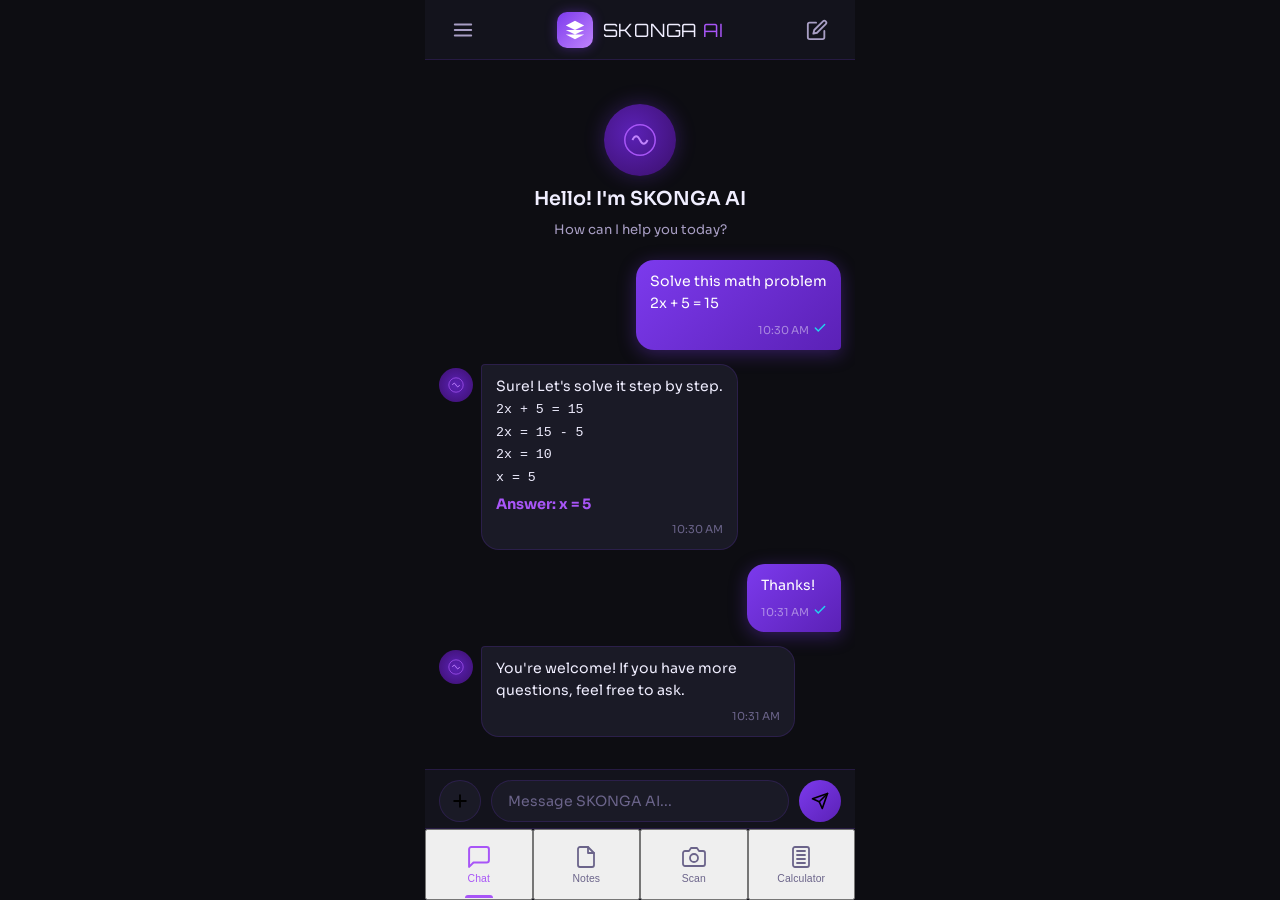
<file: index.html>
<!DOCTYPE html>
<html lang="sw">
<head>
  <meta charset="UTF-8"/>
  <meta name="viewport" content="width=device-width,initial-scale=1.0,maximum-scale=1.0,user-scalable=no"/>
  <title>SKONGA AI</title>
  <link href="https://fonts.googleapis.com/css2?family=Sora:wght@300;400;500;600;700&family=Orbitron:wght@400;600;700;900&display=swap" rel="stylesheet"/>
  <link rel="stylesheet" href="style.css"/>
</head>
<body>
<div id="app">

<!-- HEADER -->
<header>
  <button class="hbtn" id="menuBtn" aria-label="Menu">
    <svg viewBox="0 0 24 24" fill="none" stroke="currentColor" stroke-width="2" stroke-linecap="round"><line x1="3" y1="6" x2="21" y2="6"/><line x1="3" y1="12" x2="21" y2="12"/><line x1="3" y1="18" x2="21" y2="18"/></svg>
  </button>
  <div class="brand">
    <div class="brand-logo"><svg viewBox="0 0 24 24"><path d="M12 2L2 7l10 5 10-5-10-5zM2 17l10 5 10-5M2 12l10 5 10-5"/></svg></div>
    <span class="brand-name">SKONGA <span>AI</span></span>
  </div>
  <button class="hbtn" id="editBtn" aria-label="New Chat">
    <svg viewBox="0 0 24 24" fill="none" stroke="currentColor" stroke-width="2" stroke-linecap="round" stroke-linejoin="round"><path d="M11 4H4a2 2 0 0 0-2 2v14a2 2 0 0 0 2 2h14a2 2 0 0 0 2-2v-7"/><path d="M18.5 2.5a2.121 2.121 0 0 1 3 3L12 15l-4 1 1-4 9.5-9.5z"/></svg>
  </button>
</header>

<!-- SIDEBAR -->
<div id="sidebar">
  <div class="sidebar-hdr">
    <span>SKONGA AI</span>
    <button class="sidebar-close" id="sidebarClose"><svg viewBox="0 0 24 24" fill="none" stroke="currentColor" stroke-width="2" stroke-linecap="round"><line x1="18" y1="6" x2="6" y2="18"/><line x1="6" y1="6" x2="18" y2="18"/></svg></button>
  </div>
  <div class="sidebar-new" onclick="newChat()">
    <svg viewBox="0 0 24 24" fill="none" stroke="currentColor" stroke-width="2" stroke-linecap="round" stroke-linejoin="round"><line x1="12" y1="5" x2="12" y2="19"/><line x1="5" y1="12" x2="19" y2="12"/></svg>
    Mazungumzo Mapya
  </div>
  <div class="sidebar-section">Leo</div>
  <div class="chat-hist-list" id="chatHistList"></div>
</div>

<!-- OVERLAY (closes sidebar & attach popup) -->
<div id="overlay"></div>

<!-- ═══ CHAT PANEL ═══ -->
<div class="panel active" id="chat-panel">
  <div id="chat-area" role="log" aria-live="polite">
    <div class="welcome">
      <div class="ai-avatar-big">
        <svg viewBox="0 0 50 50" fill="none"><circle cx="25" cy="25" r="20" stroke="#a855f7" stroke-width="2"/><path d="M15 25 Q20 15 25 25 Q30 35 35 25" stroke="#c084fc" stroke-width="2.5" fill="none"/></svg>
      </div>
      <h2>Hello! I'm SKONGA AI</h2>
      <p>How can I help you today?</p>
    </div>
    <div class="msg-row user">
      <div class="bubble">Solve this math problem<br>2x + 5 = 15<div class="ts">10:30 AM<span class="ts-check read"><svg viewBox="0 0 24 24" fill="none" stroke="currentColor" stroke-width="2.5" stroke-linecap="round"><polyline points="20 6 9 17 4 12"/></svg></span></div></div>
    </div>
    <div class="msg-row bot">
      <div class="bot-icon"><svg viewBox="0 0 50 50" fill="none"><circle cx="25" cy="25" r="20" stroke="#a855f7" stroke-width="2"/><path d="M15 25 Q20 15 25 25 Q30 35 35 25" stroke="#c084fc" stroke-width="2.5" fill="none"/></svg></div>
      <div class="bubble">Sure! Let's solve it step by step.<div class="math-step">2x + 5 = 15</div><div class="math-step">2x = 15 - 5</div><div class="math-step">2x = 10</div><div class="math-step">x = 5</div><div class="math-answer">Answer: x = 5</div><div class="ts">10:30 AM</div></div>
    </div>
    <div class="msg-row user">
      <div class="bubble">Thanks!<div class="ts">10:31 AM<span class="ts-check read"><svg viewBox="0 0 24 24" fill="none" stroke="currentColor" stroke-width="2.5" stroke-linecap="round"><polyline points="20 6 9 17 4 12"/></svg></span></div></div>
    </div>
    <div class="msg-row bot">
      <div class="bot-icon"><svg viewBox="0 0 50 50" fill="none"><circle cx="25" cy="25" r="20" stroke="#a855f7" stroke-width="2"/><path d="M15 25 Q20 15 25 25 Q30 35 35 25" stroke="#c084fc" stroke-width="2.5" fill="none"/></svg></div>
      <div class="bubble">You're welcome! If you have more questions, feel free to ask.<div class="ts">10:31 AM</div></div>
    </div>
  </div>

  <!-- Attach Popup -->
  <div class="attach-popup" id="attachPopup">
    <div class="att-item" onclick="triggerAttach('camera')">
      <svg viewBox="0 0 24 24" fill="none" stroke="currentColor" stroke-width="1.8" stroke-linecap="round"><path d="M23 19a2 2 0 0 1-2 2H3a2 2 0 0 1-2-2V8a2 2 0 0 1 2-2h4l2-3h6l2 3h4a2 2 0 0 1 2 2z"/><circle cx="12" cy="13" r="4"/></svg>
      Scan Question
    </div>
    <div class="att-item" onclick="triggerAttach('image')">
      <svg viewBox="0 0 24 24" fill="none" stroke="currentColor" stroke-width="1.8" stroke-linecap="round"><rect x="3" y="3" width="18" height="18" rx="2"/><circle cx="8.5" cy="8.5" r="1.5"/><polyline points="21 15 16 10 5 21"/></svg>
      Upload Image
    </div>
    <div class="att-item" onclick="triggerAttach('pdf')">
      <svg viewBox="0 0 24 24" fill="none" stroke="currentColor" stroke-width="1.8" stroke-linecap="round"><path d="M14 2H6a2 2 0 0 0-2 2v16a2 2 0 0 0 2 2h12a2 2 0 0 0 2-2V8z"/><polyline points="14 2 14 8 20 8"/></svg>
      Upload PDF
    </div>
    <div class="att-item" onclick="triggerAttach('file')">
      <svg viewBox="0 0 24 24" fill="none" stroke="currentColor" stroke-width="1.8" stroke-linecap="round"><path d="M22 19a2 2 0 0 1-2 2H4a2 2 0 0 1-2-2V5a2 2 0 0 1 2-2h5l2 3h9a2 2 0 0 1 2 2z"/></svg>
      Upload File
    </div>
  </div>

  <!-- Input -->
  <div class="input-zone">
    <div class="input-row">
      <button class="attach-btn" id="attachToggle" aria-label="Attach">
        <svg viewBox="0 0 24 24" fill="none" stroke="currentColor" stroke-width="2.2" stroke-linecap="round"><line x1="12" y1="5" x2="12" y2="19"/><line x1="5" y1="12" x2="19" y2="12"/></svg>
      </button>
      <textarea id="msgInput" class="msg-input" placeholder="Message SKONGA AI..." rows="1" aria-label="Andika ujumbe"></textarea>
      <button class="send-btn" id="sendBtn" aria-label="Tuma">
        <svg viewBox="0 0 24 24" fill="none" stroke="currentColor" stroke-width="2.2" stroke-linecap="round" stroke-linejoin="round"><line x1="22" y1="2" x2="11" y2="13"/><polygon points="22 2 15 22 11 13 2 9 22 2"/></svg>
      </button>
    </div>
  </div>
</div>

<!-- ═══ NOTES PANEL ═══ -->
<div class="panel" id="notes-panel">
  <div class="notes-header">
    <h3>My Notes</h3>
    <button class="notes-add-btn" id="notesAddBtn" aria-label="Add note">
      <svg viewBox="0 0 24 24" fill="none" stroke="currentColor" stroke-width="2.5" stroke-linecap="round"><line x1="12" y1="5" x2="12" y2="19"/><line x1="5" y1="12" x2="19" y2="12"/></svg>
    </button>
  </div>
  <div class="notes-list" id="notesList">
    <div class="notes-empty" id="notesEmpty">
      <svg viewBox="0 0 24 24" fill="none" stroke="currentColor" stroke-width="1.5" stroke-linecap="round"><path d="M14 2H6a2 2 0 0 0-2 2v16a2 2 0 0 0 2 2h12a2 2 0 0 0 2-2V8z"/><polyline points="14 2 14 8 20 8"/></svg>
      Bado hauna maelezo yoyote.<br>Bonyeza + kuongeza.
    </div>
  </div>
  <!-- Note Editor Modal -->
  <div class="modal-overlay hidden" id="noteModal">
    <div class="note-editor">
      <div class="note-editor-hdr">
        <span id="noteModalTitle">Maelezo Mapya</span>
        <button class="note-editor-close" id="noteModalClose"><svg viewBox="0 0 24 24" fill="none" stroke="currentColor" stroke-width="2" stroke-linecap="round"><line x1="18" y1="6" x2="6" y2="18"/><line x1="6" y1="6" x2="18" y2="18"/></svg></button>
      </div>
      <input type="text" class="note-title-inp" id="noteTitleInp" placeholder="Kichwa cha maelezo..."/>
      <textarea class="note-body-inp" id="noteBodyInp" placeholder="Andika maelezo yako hapa..."></textarea>
      <button class="note-save-btn" id="noteSaveBtn">Hifadhi Maelezo</button>
    </div>
  </div>
</div>

<!-- ═══ SCAN PANEL ═══ -->
<div class="panel" id="scan-panel">
  <div class="scan-inner">
    <video id="camera-preview" autoplay playsinline muted></video>
    <canvas id="canvas-snap"></canvas>
    <img id="scan-captured" alt="Picha iliyopigwa"/>
    <div class="scan-placeholder" id="scanPlaceholder">
      <svg viewBox="0 0 24 24" fill="none" stroke="currentColor" stroke-width="1.5" stroke-linecap="round"><path d="M23 19a2 2 0 0 1-2 2H3a2 2 0 0 1-2-2V8a2 2 0 0 1 2-2h4l2-3h6l2 3h4a2 2 0 0 1 2 2z"/><circle cx="12" cy="13" r="4"/></svg>
      Piga picha ya swali lako
    </div>
    <div class="scan-prompt-row" id="scanPromptRow">
      <textarea class="scan-prompt-inp" id="scanPromptInp" placeholder="Uliza swali kuhusu picha (hiari)... Mfano: Suluhisha equation hii"></textarea>
      <div class="scan-btn-row">
        <button class="scan-action-btn btn-retake" onclick="retakeScan()">
          <svg viewBox="0 0 24 24" fill="none" stroke="currentColor" stroke-width="2" stroke-linecap="round"><polyline points="1 4 1 10 7 10"/><path d="M3.51 15a9 9 0 1 0 .49-3.5"/></svg>
          Piga Tena
        </button>
        <button class="scan-action-btn btn-send-scan" onclick="sendScanToChat()">
          <svg viewBox="0 0 24 24" fill="none" stroke="currentColor" stroke-width="2" stroke-linecap="round" stroke-linejoin="round"><line x1="22" y1="2" x2="11" y2="13"/><polygon points="22 2 15 22 11 13 2 9 22 2"/></svg>
          Tuma kwa AI
        </button>
      </div>
    </div>
    <div class="scan-btn-row" id="scanInitBtns">
      <button class="scan-action-btn btn-camera" onclick="startCamera()">
        <svg viewBox="0 0 24 24" fill="none" stroke="currentColor" stroke-width="2" stroke-linecap="round"><path d="M23 19a2 2 0 0 1-2 2H3a2 2 0 0 1-2-2V8a2 2 0 0 1 2-2h4l2-3h6l2 3h4a2 2 0 0 1 2 2z"/><circle cx="12" cy="13" r="4"/></svg>
        Fungua Kamera
      </button>
      <button class="scan-action-btn btn-gallery" onclick="document.getElementById('fileGallery').click()">
        <svg viewBox="0 0 24 24" fill="none" stroke="currentColor" stroke-width="2" stroke-linecap="round"><rect x="3" y="3" width="18" height="18" rx="2"/><circle cx="8.5" cy="8.5" r="1.5"/><polyline points="21 15 16 10 5 21"/></svg>
        Galeria
      </button>
    </div>
    <!-- snap button shown when camera is live -->
    <button class="scan-action-btn btn-camera" id="snapBtn" style="display:none;width:100%" onclick="snapPhoto()">
      <svg viewBox="0 0 24 24" fill="none" stroke="currentColor" stroke-width="2" stroke-linecap="round"><circle cx="12" cy="12" r="8"/><circle cx="12" cy="12" r="3" fill="currentColor"/></svg>
      Piga Picha
    </button>
  </div>
</div>

<!-- ═══ CALCULATOR PANEL ═══ -->
<div class="panel" id="calc-panel">
  <div class="calc-inner">
    <div class="calc-display">
      <div class="calc-expr" id="calcExpr"></div>
      <div class="calc-result" id="calcResult">0</div>
    </div>
    <div class="calc-mode-row">
      <button class="calc-mode-btn active" id="modeSci" onclick="setCalcMode('sci')">Scientific</button>
      <button class="calc-mode-btn" id="modeBasic" onclick="setCalcMode('basic')">Basic</button>
    </div>
    <!-- Scientific grid -->
    <div class="calc-grid sci" id="sciGrid">
      <button class="cbtn fn" onclick="calcFn('sin(')">sin</button>
      <button class="cbtn fn" onclick="calcFn('cos(')">cos</button>
      <button class="cbtn fn" onclick="calcFn('tan(')">tan</button>
      <button class="cbtn fn" onclick="calcFn('log(')">log</button>
      <button class="cbtn fn" onclick="calcFn('ln(')">ln</button>

      <button class="cbtn fn" onclick="calcFn('asin(')">sin⁻¹</button>
      <button class="cbtn fn" onclick="calcFn('acos(')">cos⁻¹</button>
      <button class="cbtn fn" onclick="calcFn('atan(')">tan⁻¹</button>
      <button class="cbtn fn" onclick="calcFn('sqrt(')">&#x221a;</button>
      <button class="cbtn fn" onclick="calcFn('^')">x^y</button>

      <button class="cbtn special" onclick="calcFn('pi')">&#960;</button>
      <button class="cbtn special" onclick="calcFn('e')">e</button>
      <button class="cbtn fn" onclick="calcFn('(')">(</button>
      <button class="cbtn fn" onclick="calcFn(')')">)</button>
      <button class="cbtn fn" onclick="calcFn('!')">n!</button>

      <button class="cbtn clr" onclick="calcClear()">AC</button>
      <button class="cbtn clr" onclick="calcDel()">&#9003;</button>
      <button class="cbtn op" onclick="calcOp('%')">%</button>
      <button class="cbtn op" onclick="calcOp('/')">&#247;</button>
      <button class="cbtn fn" onclick="calcFn('1/')">1/x</button>

      <button class="cbtn num" onclick="calcNum('7')">7</button>
      <button class="cbtn num" onclick="calcNum('8')">8</button>
      <button class="cbtn num" onclick="calcNum('9')">9</button>
      <button class="cbtn op" onclick="calcOp('*')">&#215;</button>
      <button class="cbtn fn" onclick="calcFn('x²')">x&#178;</button>

      <button class="cbtn num" onclick="calcNum('4')">4</button>
      <button class="cbtn num" onclick="calcNum('5')">5</button>
      <button class="cbtn num" onclick="calcNum('6')">6</button>
      <button class="cbtn op" onclick="calcOp('-')">&#8722;</button>
      <button class="cbtn fn" onclick="calcFn('abs(')">|x|</button>

      <button class="cbtn num" onclick="calcNum('1')">1</button>
      <button class="cbtn num" onclick="calcNum('2')">2</button>
      <button class="cbtn num" onclick="calcNum('3')">3</button>
      <button class="cbtn op" onclick="calcOp('+')">+</button>
      <button class="cbtn eq" style="grid-row:span 2" onclick="calcEquals()">=</button>

      <button class="cbtn num" onclick="calcNum('0')" style="grid-column:span 2">0</button>
      <button class="cbtn num" onclick="calcNum('.')">.</button>
      <button class="cbtn fn" onclick="calcToggleSign()">+/-</button>
    </div>
    <!-- Basic grid -->
    <div class="calc-grid basic" id="basicGrid" style="display:none">
      <button class="cbtn clr" onclick="calcClear()">AC</button>
      <button class="cbtn clr" onclick="calcDel()">&#9003;</button>
      <button class="cbtn op" onclick="calcOp('%')">%</button>
      <button class="cbtn op" onclick="calcOp('/')">&#247;</button>
      <button class="cbtn num" onclick="calcNum('7')">7</button>
      <button class="cbtn num" onclick="calcNum('8')">8</button>
      <button class="cbtn num" onclick="calcNum('9')">9</button>
      <button class="cbtn op" onclick="calcOp('*')">&#215;</button>
      <button class="cbtn num" onclick="calcNum('4')">4</button>
      <button class="cbtn num" onclick="calcNum('5')">5</button>
      <button class="cbtn num" onclick="calcNum('6')">6</button>
      <button class="cbtn op" onclick="calcOp('-')">&#8722;</button>
      <button class="cbtn num" onclick="calcNum('1')">1</button>
      <button class="cbtn num" onclick="calcNum('2')">2</button>
      <button class="cbtn num" onclick="calcNum('3')">3</button>
      <button class="cbtn op" onclick="calcOp('+')">+</button>
      <button class="cbtn num zero" onclick="calcNum('0')">0</button>
      <button class="cbtn num" onclick="calcNum('.')">.</button>
      <button class="cbtn eq eq-wide" onclick="calcEquals()">=</button>
    </div>
  </div>
</div>

<!-- BOTTOM NAV -->
<nav>
  <button class="nav-item active" id="nav-chat" onclick="switchTab('chat')">
    <svg viewBox="0 0 24 24" fill="none" stroke="currentColor" stroke-width="1.8" stroke-linecap="round" stroke-linejoin="round"><path d="M21 15a2 2 0 0 1-2 2H7l-4 4V5a2 2 0 0 1 2-2h14a2 2 0 0 1 2 2z"/></svg>
    Chat
  </button>
  <button class="nav-item" id="nav-notes" onclick="switchTab('notes')">
    <svg viewBox="0 0 24 24" fill="none" stroke="currentColor" stroke-width="1.8" stroke-linecap="round" stroke-linejoin="round"><path d="M14 2H6a2 2 0 0 0-2 2v16a2 2 0 0 0 2 2h12a2 2 0 0 0 2-2V8z"/><polyline points="14 2 14 8 20 8"/></svg>
    Notes
  </button>
  <button class="nav-item" id="nav-scan" onclick="switchTab('scan')">
    <svg viewBox="0 0 24 24" fill="none" stroke="currentColor" stroke-width="1.8" stroke-linecap="round" stroke-linejoin="round"><path d="M23 19a2 2 0 0 1-2 2H3a2 2 0 0 1-2-2V8a2 2 0 0 1 2-2h4l2-3h6l2 3h4a2 2 0 0 1 2 2z"/><circle cx="12" cy="13" r="4"/></svg>
    Scan
  </button>
  <button class="nav-item" id="nav-calc" onclick="switchTab('calc')">
    <svg viewBox="0 0 24 24" fill="none" stroke="currentColor" stroke-width="1.8" stroke-linecap="round" stroke-linejoin="round"><rect x="4" y="2" width="16" height="20" rx="2"/><line x1="8" y1="6" x2="16" y2="6"/><line x1="8" y1="10" x2="16" y2="10"/><line x1="8" y1="14" x2="16" y2="14"/><line x1="8" y1="18" x2="16" y2="18"/></svg>
    Calculator
  </button>
</nav>

<!-- Hidden inputs -->
<input type="file" id="fileCamera" accept="image/*" capture="environment" style="display:none"/>
<input type="file" id="fileImage"  accept="image/*" style="display:none"/>
<input type="file" id="filePDF"    accept="application/pdf" style="display:none"/>
<input type="file" id="fileGeneric" style="display:none"/>
<input type="file" id="fileGallery" accept="image/*" style="display:none"/>
</div>

<script src="skonga.js"></script>
</body>
</html>
</file>
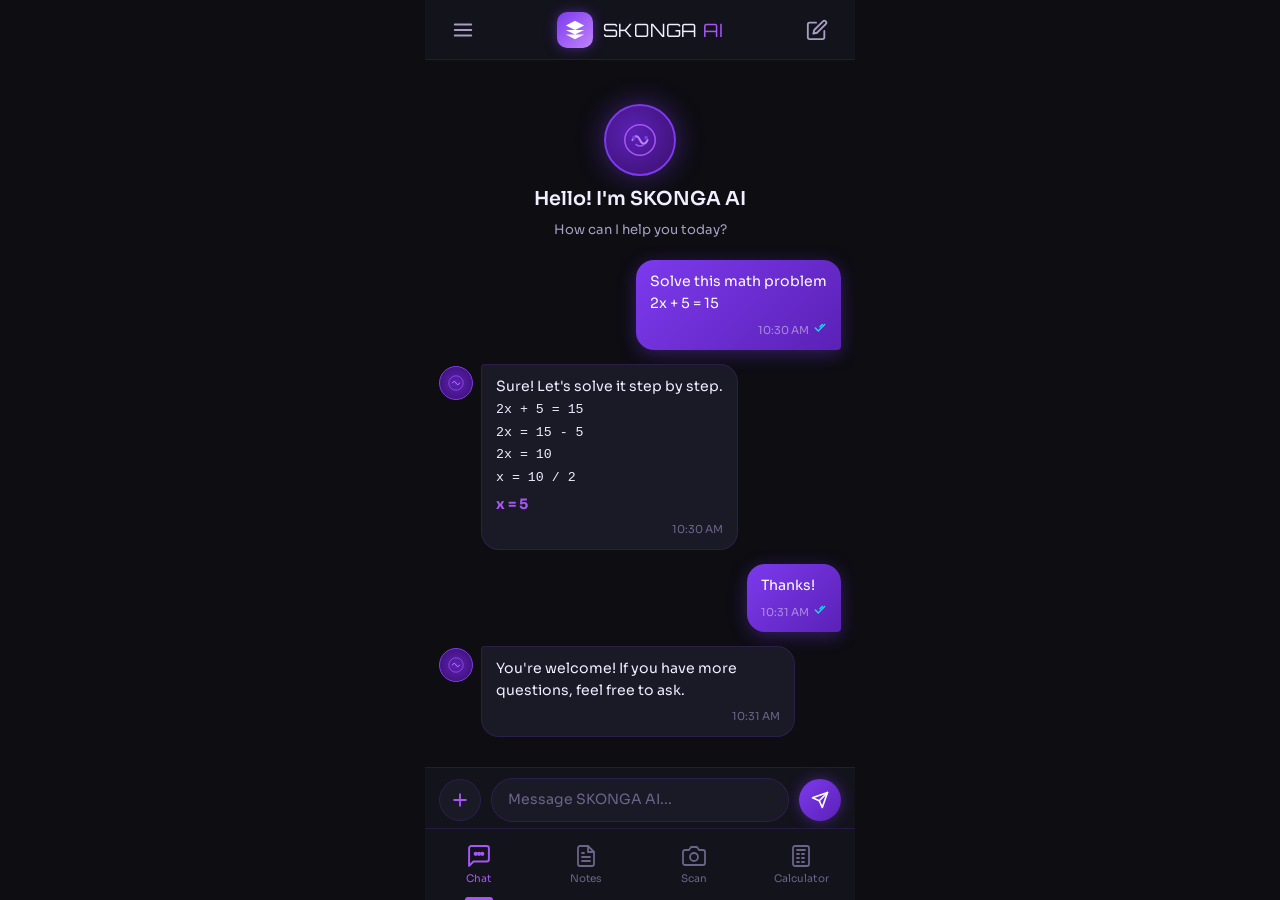
<file: skonga-ai(2).html>
<!DOCTYPE html>
<html lang="sw">
<head>
<meta charset="UTF-8"/>
<meta name="viewport" content="width=device-width,initial-scale=1.0,maximum-scale=1.0,user-scalable=no"/>
<title>SKONGA AI</title>
<link href="https://fonts.googleapis.com/css2?family=Sora:wght@300;400;500;600;700&family=Orbitron:wght@400;600;700;900&display=swap" rel="stylesheet"/>
<style>
:root{
  --bg-primary:#0d0d12;--bg-secondary:#13131c;--bg-card:#1a1a26;--bg-elevated:#212130;
  --purple-deep:#3b0f6b;--purple-mid:#5b21b6;--purple-main:#7c3aed;--purple-light:#a855f7;--purple-glow:#c084fc;
  --cyan:#22d3ee;--red:#f43f5e;--green:#10b981;--orange:#f59e0b;
  --text-primary:#f0eeff;--text-secondary:#a89ec4;--text-muted:#6b648a;
  --border:rgba(124,58,237,0.18);--shadow-p:0 0 24px rgba(124,58,237,0.25);
  --r-msg:18px;--font-b:'Sora',sans-serif;--font-brand:'Orbitron',sans-serif;
  --nav-h:72px;--hdr-h:60px;
}
*,*::before,*::after{box-sizing:border-box;margin:0;padding:0}
html,body{height:100%;overflow:hidden}
body{font-family:var(--font-b);background:var(--bg-primary);color:var(--text-primary);display:flex;justify-content:center;align-items:center;min-height:100vh}

/* ── APP ── */
#app{width:100%;max-width:430px;height:100svh;display:flex;flex-direction:column;background:var(--bg-primary);position:relative;overflow:hidden}

/* ── HEADER ── */
header{height:var(--hdr-h);display:flex;align-items:center;justify-content:space-between;padding:0 18px;background:var(--bg-secondary);border-bottom:1px solid var(--border);position:relative;z-index:20;flex-shrink:0}
.hbtn{width:40px;height:40px;border:none;background:none;cursor:pointer;display:flex;align-items:center;justify-content:center;border-radius:10px;color:var(--text-secondary);transition:background .2s,color .2s}
.hbtn:hover{background:var(--bg-elevated);color:var(--purple-light)}
.hbtn svg{width:22px;height:22px}
.brand{display:flex;align-items:center;gap:10px;font-family:var(--font-brand);font-size:1.15rem;letter-spacing:.04em}
.brand-logo{width:36px;height:36px;background:linear-gradient(135deg,var(--purple-main),var(--purple-glow));border-radius:10px;display:flex;align-items:center;justify-content:center;box-shadow:0 0 12px rgba(124,58,237,.5)}
.brand-logo svg{width:22px;height:22px;fill:#fff}
.brand-name span{color:var(--purple-light)}

/* ── PANELS ── */
.panel{flex:1;display:none;flex-direction:column;overflow:hidden;animation:fadeUp .3s ease both}
.panel.active{display:flex}

/* ── CHAT AREA ── */
#chat-area{flex:1;overflow-y:auto;padding:20px 14px 10px;display:flex;flex-direction:column;gap:14px;scroll-behavior:smooth}
#chat-area::-webkit-scrollbar{width:3px}
#chat-area::-webkit-scrollbar-thumb{background:var(--purple-mid);border-radius:10px}

.welcome{display:flex;flex-direction:column;align-items:center;gap:10px;padding:24px 0 8px;animation:fadeDown .6s ease both}
.ai-avatar-big{width:72px;height:72px;background:radial-gradient(circle at 40% 40%,var(--purple-mid),var(--purple-deep));border-radius:50%;display:flex;align-items:center;justify-content:center;border:2px solid var(--purple-main);box-shadow:0 0 28px rgba(124,58,237,.45)}
.ai-avatar-big svg{width:38px;height:38px}
.welcome h2{font-size:1.2rem;font-weight:600}
.welcome p{font-size:.82rem;color:var(--text-secondary)}

.msg-row{display:flex;gap:8px;animation:fadeUp .35s ease both}
.msg-row.user{justify-content:flex-end}
.bot-icon{width:34px;height:34px;flex-shrink:0;background:radial-gradient(circle,var(--purple-mid),var(--purple-deep));border-radius:50%;display:flex;align-items:center;justify-content:center;margin-top:2px;border:1.5px solid var(--purple-main)}
.bot-icon svg{width:18px;height:18px}
.bubble{max-width:78%;padding:11px 14px;font-size:.88rem;line-height:1.55;position:relative}
.msg-row.user .bubble{background:linear-gradient(135deg,var(--purple-main),var(--purple-mid));border-radius:var(--r-msg) var(--r-msg) 4px var(--r-msg);box-shadow:0 4px 18px rgba(124,58,237,.35);color:#fff}
.msg-row.bot .bubble{background:var(--bg-card);border:1px solid var(--border);border-radius:4px var(--r-msg) var(--r-msg) var(--r-msg);color:var(--text-primary)}
.bubble .ts{display:flex;align-items:center;gap:4px;font-size:.68rem;color:rgba(255,255,255,.45);margin-top:6px;justify-content:flex-end}
.msg-row.bot .bubble .ts{color:var(--text-muted)}
.ts-check svg{width:14px;height:14px}
.ts-check.read svg{stroke:var(--cyan)}
.math-step{margin:2px 0;font-family:'Courier New',monospace;font-size:.83rem}
.math-answer{color:var(--purple-light);font-weight:700;font-size:.9rem;margin-top:4px}

/* ── INPUT ZONE ── */
.input-zone{flex-shrink:0;padding:10px 14px 6px;background:var(--bg-secondary);border-top:1px solid var(--border)}
.input-row{display:flex;align-items:center;gap:10px}
.attach-btn{width:42px;height:42px;border:1.5px solid var(--border);background:var(--bg-card);border-radius:50%;display:flex;align-items:center;justify-content:center;cursor:pointer;flex-shrink:0;transition:border-color .2s,background .2s;color:var(--purple-light)}
.attach-btn:hover{border-color:var(--purple-main);background:var(--bg-elevated)}
.attach-btn svg{width:20px;height:20px}
.msg-input{flex:1;background:var(--bg-card);border:1.5px solid var(--border);border-radius:22px;padding:11px 16px;font-family:var(--font-b);font-size:.88rem;color:var(--text-primary);outline:none;transition:border-color .2s;resize:none;max-height:100px;line-height:1.4}
.msg-input::placeholder{color:var(--text-muted)}
.msg-input:focus{border-color:var(--purple-main)}
.send-btn{width:42px;height:42px;background:linear-gradient(135deg,var(--purple-main),var(--purple-mid));border:none;border-radius:50%;display:flex;align-items:center;justify-content:center;cursor:pointer;flex-shrink:0;box-shadow:0 0 14px rgba(124,58,237,.45);transition:transform .15s,box-shadow .2s;color:#fff}
.send-btn:hover{transform:scale(1.08);box-shadow:0 0 20px rgba(124,58,237,.65)}
.send-btn:active{transform:scale(.95)}
.send-btn svg{width:18px;height:18px}

/* ── ATTACH POPUP ── */
.attach-popup{position:absolute;bottom:calc(var(--nav-h) + 68px);left:14px;width:216px;background:var(--bg-elevated);border:1px solid var(--border);border-radius:16px;overflow:hidden;box-shadow:0 8px 32px rgba(0,0,0,.55),var(--shadow-p);z-index:50;display:none;animation:popUp .22s ease both}
.attach-popup.open{display:block}
.att-item{display:flex;align-items:center;gap:14px;padding:13px 18px;cursor:pointer;font-size:.88rem;color:var(--text-primary);transition:background .15s;border-bottom:1px solid rgba(124,58,237,.08)}
.att-item:last-child{border-bottom:none}
.att-item:hover{background:rgba(124,58,237,.12)}
.att-item svg{width:20px;height:20px;color:var(--purple-light);flex-shrink:0}

/* ── SIDEBAR (Chat History) ── */
#sidebar{position:absolute;top:0;left:-290px;width:280px;height:100%;background:var(--bg-secondary);border-right:1px solid var(--border);z-index:60;transition:left .28s cubic-bezier(.4,0,.2,1);display:flex;flex-direction:column;padding-top:0}
#sidebar.open{left:0}
.sidebar-hdr{display:flex;align-items:center;justify-content:space-between;padding:18px 16px 12px;border-bottom:1px solid var(--border)}
.sidebar-hdr span{font-family:var(--font-brand);font-size:.85rem;color:var(--purple-light);letter-spacing:.06em}
.sidebar-close{width:32px;height:32px;border:none;background:none;cursor:pointer;color:var(--text-secondary);display:flex;align-items:center;justify-content:center;border-radius:8px}
.sidebar-close:hover{background:var(--bg-elevated);color:var(--text-primary)}
.sidebar-close svg{width:18px;height:18px}
.sidebar-new{display:flex;align-items:center;gap:10px;padding:12px 16px;cursor:pointer;font-size:.85rem;color:var(--purple-light);border-bottom:1px solid var(--border);transition:background .15s}
.sidebar-new:hover{background:rgba(124,58,237,.1)}
.sidebar-new svg{width:18px;height:18px}
.sidebar-section{padding:10px 16px 4px;font-size:.68rem;color:var(--text-muted);text-transform:uppercase;letter-spacing:.1em}
.chat-hist-list{flex:1;overflow-y:auto;padding:4px 8px 16px}
.chat-hist-list::-webkit-scrollbar{width:2px}
.chat-hist-list::-webkit-scrollbar-thumb{background:var(--purple-mid)}
.hist-item{display:flex;align-items:flex-start;gap:10px;padding:10px 8px;border-radius:10px;cursor:pointer;transition:background .15s;position:relative}
.hist-item:hover{background:rgba(124,58,237,.1)}
.hist-item.active-chat{background:rgba(124,58,237,.18)}
.hist-icon{width:32px;height:32px;flex-shrink:0;background:var(--bg-elevated);border-radius:8px;display:flex;align-items:center;justify-content:center;border:1px solid var(--border)}
.hist-icon svg{width:16px;height:16px;color:var(--purple-light)}
.hist-info{flex:1;min-width:0}
.hist-title{font-size:.82rem;font-weight:500;white-space:nowrap;overflow:hidden;text-overflow:ellipsis;color:var(--text-primary)}
.hist-preview{font-size:.72rem;color:var(--text-muted);white-space:nowrap;overflow:hidden;text-overflow:ellipsis;margin-top:2px}
.hist-time{font-size:.65rem;color:var(--text-muted);white-space:nowrap;margin-top:2px}

/* ── NOTES PANEL ── */
#notes-panel{background:var(--bg-primary)}
.notes-header{padding:16px 16px 8px;border-bottom:1px solid var(--border);display:flex;align-items:center;justify-content:space-between}
.notes-header h3{font-size:1rem;font-weight:600;font-family:var(--font-brand);letter-spacing:.04em;color:var(--purple-light)}
.notes-add-btn{width:34px;height:34px;background:linear-gradient(135deg,var(--purple-main),var(--purple-mid));border:none;border-radius:50%;display:flex;align-items:center;justify-content:center;cursor:pointer;color:#fff;box-shadow:0 0 10px rgba(124,58,237,.4)}
.notes-add-btn svg{width:16px;height:16px}
.notes-list{flex:1;overflow-y:auto;padding:12px;display:flex;flex-direction:column;gap:10px}
.notes-list::-webkit-scrollbar{width:2px}
.notes-list::-webkit-scrollbar-thumb{background:var(--purple-mid)}
.note-card{background:var(--bg-card);border:1px solid var(--border);border-radius:14px;padding:14px;cursor:pointer;transition:border-color .2s,box-shadow .2s;position:relative}
.note-card:hover{border-color:var(--purple-main);box-shadow:0 0 12px rgba(124,58,237,.2)}
.note-card-title{font-size:.88rem;font-weight:600;margin-bottom:4px;color:var(--text-primary)}
.note-card-body{font-size:.78rem;color:var(--text-secondary);line-height:1.5;display:-webkit-box;-webkit-line-clamp:3;-webkit-box-orient:vertical;overflow:hidden}
.note-card-date{font-size:.65rem;color:var(--text-muted);margin-top:8px}
.note-del{position:absolute;top:10px;right:10px;width:24px;height:24px;background:rgba(244,63,94,.15);border:none;border-radius:6px;cursor:pointer;display:flex;align-items:center;justify-content:center;color:var(--red);opacity:0;transition:opacity .2s}
.note-card:hover .note-del{opacity:1}
.note-del svg{width:13px;height:13px}
.notes-empty{flex:1;display:flex;flex-direction:column;align-items:center;justify-content:center;gap:8px;color:var(--text-muted);font-size:.85rem}
.notes-empty svg{width:40px;height:40px;opacity:.35}

/* ── NOTE EDITOR MODAL ── */
.modal-overlay{position:absolute;inset:0;background:rgba(0,0,0,.65);z-index:70;display:flex;align-items:flex-end;animation:fadeIn .2s ease both}
.modal-overlay.hidden{display:none}
.note-editor{width:100%;background:var(--bg-secondary);border-radius:22px 22px 0 0;padding:20px 18px 24px;border-top:1px solid var(--border);animation:slideUp .25s ease both}
.note-editor-hdr{display:flex;align-items:center;justify-content:space-between;margin-bottom:14px}
.note-editor-hdr span{font-size:.95rem;font-weight:600;font-family:var(--font-brand);color:var(--purple-light)}
.note-editor-close{width:30px;height:30px;border:none;background:var(--bg-elevated);border-radius:8px;cursor:pointer;color:var(--text-secondary);display:flex;align-items:center;justify-content:center}
.note-editor-close svg{width:16px;height:16px}
.note-title-inp{width:100%;background:var(--bg-card);border:1.5px solid var(--border);border-radius:10px;padding:10px 13px;font-family:var(--font-b);font-size:.9rem;font-weight:600;color:var(--text-primary);outline:none;margin-bottom:10px}
.note-title-inp:focus{border-color:var(--purple-main)}
.note-body-inp{width:100%;background:var(--bg-card);border:1.5px solid var(--border);border-radius:10px;padding:10px 13px;font-family:var(--font-b);font-size:.85rem;color:var(--text-primary);outline:none;resize:none;height:150px;line-height:1.5}
.note-body-inp:focus{border-color:var(--purple-main)}
.note-save-btn{width:100%;margin-top:12px;padding:12px;background:linear-gradient(135deg,var(--purple-main),var(--purple-mid));border:none;border-radius:12px;color:#fff;font-family:var(--font-b);font-size:.9rem;font-weight:600;cursor:pointer;box-shadow:0 0 14px rgba(124,58,237,.35)}

/* ── SCAN PANEL ── */
#scan-panel{background:var(--bg-primary);position:relative}
.scan-inner{flex:1;display:flex;flex-direction:column;align-items:center;justify-content:center;padding:20px;gap:18px;position:relative}
#camera-preview{width:100%;max-height:55vh;object-fit:cover;border-radius:16px;display:none;border:2px solid var(--purple-main);box-shadow:0 0 20px rgba(124,58,237,.3)}
#canvas-snap{display:none}
.scan-placeholder{width:100%;aspect-ratio:3/4;max-height:50vh;border:2px dashed var(--purple-mid);border-radius:16px;display:flex;flex-direction:column;align-items:center;justify-content:center;gap:12px;color:var(--text-muted);font-size:.85rem}
.scan-placeholder svg{width:48px;height:48px;opacity:.4}
#scan-captured{width:100%;max-height:42vh;object-fit:contain;border-radius:14px;display:none;border:2px solid var(--purple-light);box-shadow:0 0 16px rgba(124,58,237,.3)}
.scan-prompt-row{width:100%;display:none;flex-direction:column;gap:10px;animation:fadeUp .3s ease both}
.scan-prompt-row.visible{display:flex}
.scan-prompt-inp{width:100%;background:var(--bg-card);border:1.5px solid var(--border);border-radius:12px;padding:10px 14px;font-family:var(--font-b);font-size:.85rem;color:var(--text-primary);outline:none;resize:none;height:70px}
.scan-prompt-inp:focus{border-color:var(--purple-main)}
.scan-prompt-inp::placeholder{color:var(--text-muted)}
.scan-btn-row{display:flex;gap:10px;width:100%}
.scan-action-btn{flex:1;padding:12px;border:none;border-radius:12px;font-family:var(--font-b);font-size:.84rem;font-weight:600;cursor:pointer;display:flex;align-items:center;justify-content:center;gap:8px;transition:opacity .2s,transform .15s}
.scan-action-btn:active{transform:scale(.96)}
.btn-camera{background:linear-gradient(135deg,var(--purple-main),var(--purple-mid));color:#fff;box-shadow:0 0 12px rgba(124,58,237,.35)}
.btn-gallery{background:var(--bg-elevated);color:var(--text-primary);border:1px solid var(--border)}
.btn-send-scan{background:linear-gradient(135deg,var(--cyan),#0ea5e9);color:#fff;box-shadow:0 0 12px rgba(34,211,238,.3)}
.btn-retake{background:var(--bg-elevated);color:var(--text-primary);border:1px solid var(--border)}
.scan-action-btn svg{width:18px;height:18px}

/* ── SCIENTIFIC CALCULATOR ── */
#calc-panel{background:var(--bg-primary);overflow-y:auto}
.calc-inner{flex:1;padding:12px 10px 8px;display:flex;flex-direction:column;gap:8px}
.calc-display{background:var(--bg-card);border:1px solid var(--border);border-radius:16px;padding:14px 18px;min-height:90px;display:flex;flex-direction:column;justify-content:flex-end;align-items:flex-end;gap:4px}
.calc-expr{font-size:.82rem;color:var(--text-muted);min-height:18px;word-break:break-all;text-align:right}
.calc-result{font-size:2rem;font-weight:600;font-family:var(--font-brand);color:var(--text-primary);word-break:break-all;text-align:right;line-height:1.2}
.calc-result.small{font-size:1.3rem}
.calc-mode-row{display:flex;gap:8px;justify-content:flex-end}
.calc-mode-btn{padding:5px 14px;border:1.5px solid var(--border);background:var(--bg-card);border-radius:20px;font-size:.72rem;font-family:var(--font-b);color:var(--text-secondary);cursor:pointer;transition:all .2s}
.calc-mode-btn.active{background:rgba(124,58,237,.25);border-color:var(--purple-main);color:var(--purple-light)}
.calc-grid{display:grid;gap:6px}
.calc-grid.sci{grid-template-columns:repeat(5,1fr)}
.calc-grid.basic{grid-template-columns:repeat(4,1fr)}
.cbtn{height:52px;border:none;border-radius:12px;font-family:var(--font-b);font-size:.88rem;font-weight:500;cursor:pointer;transition:transform .1s,box-shadow .15s,background .15s;display:flex;align-items:center;justify-content:center;user-select:none}
.cbtn:active{transform:scale(.92)}
.cbtn.num{background:var(--bg-elevated);color:var(--text-primary);border:1px solid rgba(255,255,255,.06)}
.cbtn.num:hover{background:#2a2a3d;border-color:var(--border)}
.cbtn.op{background:rgba(124,58,237,.2);color:var(--purple-light);border:1px solid rgba(124,58,237,.3)}
.cbtn.op:hover{background:rgba(124,58,237,.35)}
.cbtn.fn{background:var(--bg-card);color:var(--cyan);font-size:.78rem;border:1px solid rgba(34,211,238,.15)}
.cbtn.fn:hover{background:rgba(34,211,238,.08)}
.cbtn.eq{background:linear-gradient(135deg,var(--purple-main),var(--purple-mid));color:#fff;font-size:1.1rem;box-shadow:0 0 10px rgba(124,58,237,.4)}
.cbtn.eq:hover{box-shadow:0 0 18px rgba(124,58,237,.6)}
.cbtn.clr{background:rgba(244,63,94,.15);color:var(--red);border:1px solid rgba(244,63,94,.2)}
.cbtn.clr:hover{background:rgba(244,63,94,.28)}
.cbtn.special{background:rgba(245,158,11,.12);color:var(--orange);border:1px solid rgba(245,158,11,.2);font-size:.78rem}
.cbtn.zero{grid-column:span 2}
.cbtn.eq-wide{grid-column:span 2}

/* ── BOTTOM NAV ── */
nav{height:var(--nav-h);background:var(--bg-secondary);border-top:1px solid var(--border);display:flex;align-items:center;flex-shrink:0}
.nav-item{flex:1;height:100%;display:flex;flex-direction:column;align-items:center;justify-content:center;gap:4px;cursor:pointer;font-size:.65rem;color:var(--text-muted);letter-spacing:.01em;transition:color .2s;border:none;background:none;font-family:var(--font-b);position:relative}
.nav-item svg{width:24px;height:24px;transition:transform .2s}
.nav-item.active{color:var(--purple-light)}
.nav-item.active svg{transform:scale(1.1)}
.nav-item.active::after{content:'';position:absolute;bottom:0;left:50%;transform:translateX(-50%);width:28px;height:3px;background:var(--purple-light);border-radius:3px 3px 0 0}
.nav-item:hover:not(.active){color:var(--text-secondary)}

/* ── TYPING ── */
.typing-row{display:flex;gap:8px;align-items:flex-end}
.typing-bubble{background:var(--bg-card);border:1px solid var(--border);border-radius:4px var(--r-msg) var(--r-msg) var(--r-msg);padding:12px 16px;display:flex;gap:5px;align-items:center}
.dot{width:7px;height:7px;background:var(--purple-light);border-radius:50%;animation:bounce 1.2s infinite ease-in-out}
.dot:nth-child(2){animation-delay:.2s}
.dot:nth-child(3){animation-delay:.4s}

/* ── OVERLAY ── */
#overlay{display:none;position:absolute;inset:0;z-index:45}
#overlay.open{display:block}

/* ── ANIMATIONS ── */
@keyframes fadeDown{from{opacity:0;transform:translateY(-16px)}to{opacity:1;transform:translateY(0)}}
@keyframes fadeUp{from{opacity:0;transform:translateY(12px)}to{opacity:1;transform:translateY(0)}}
@keyframes popUp{from{opacity:0;transform:translateY(12px) scale(.95)}to{opacity:1;transform:translateY(0) scale(1)}}
@keyframes bounce{0%,60%,100%{transform:translateY(0)}30%{transform:translateY(-6px)}}
@keyframes fadeIn{from{opacity:0}to{opacity:1}}
@keyframes slideUp{from{transform:translateY(40px)}to{transform:translateY(0)}}
</style>
</head>
<body>
<div id="app">

<!-- HEADER -->
<header>
  <button class="hbtn" id="menuBtn" aria-label="Menu">
    <svg viewBox="0 0 24 24" fill="none" stroke="currentColor" stroke-width="2" stroke-linecap="round"><line x1="3" y1="6" x2="21" y2="6"/><line x1="3" y1="12" x2="21" y2="12"/><line x1="3" y1="18" x2="21" y2="18"/></svg>
  </button>
  <div class="brand">
    <div class="brand-logo"><svg viewBox="0 0 24 24"><path d="M12 2L2 7l10 5 10-5-10-5zM2 17l10 5 10-5M2 12l10 5 10-5"/></svg></div>
    <span class="brand-name">SKONGA <span>AI</span></span>
  </div>
  <button class="hbtn" id="editBtn" aria-label="New Chat">
    <svg viewBox="0 0 24 24" fill="none" stroke="currentColor" stroke-width="2" stroke-linecap="round" stroke-linejoin="round"><path d="M11 4H4a2 2 0 0 0-2 2v14a2 2 0 0 0 2 2h14a2 2 0 0 0 2-2v-7"/><path d="M18.5 2.5a2.121 2.121 0 0 1 3 3L12 15l-4 1 1-4 9.5-9.5z"/></svg>
  </button>
</header>

<!-- SIDEBAR -->
<div id="sidebar">
  <div class="sidebar-hdr">
    <span>SKONGA AI</span>
    <button class="sidebar-close" id="sidebarClose"><svg viewBox="0 0 24 24" fill="none" stroke="currentColor" stroke-width="2" stroke-linecap="round"><line x1="18" y1="6" x2="6" y2="18"/><line x1="6" y1="6" x2="18" y2="18"/></svg></button>
  </div>
  <div class="sidebar-new" onclick="newChat()">
    <svg viewBox="0 0 24 24" fill="none" stroke="currentColor" stroke-width="2" stroke-linecap="round" stroke-linejoin="round"><line x1="12" y1="5" x2="12" y2="19"/><line x1="5" y1="12" x2="19" y2="12"/></svg>
    Mazungumzo Mapya
  </div>
  <div class="sidebar-section">Leo</div>
  <div class="chat-hist-list" id="chatHistList"></div>
</div>

<!-- OVERLAY (closes sidebar & attach popup) -->
<div id="overlay"></div>

<!-- ═══ CHAT PANEL ═══ -->
<div class="panel active" id="chat-panel">
  <div id="chat-area" role="log" aria-live="polite">
    <div class="welcome">
      <div class="ai-avatar-big">
        <svg viewBox="0 0 50 50" fill="none"><circle cx="25" cy="25" r="20" stroke="#a855f7" stroke-width="2"/><path d="M15 25 Q20 15 25 25 Q30 35 35 25" stroke="#c084fc" stroke-width="2.5" fill="none" stroke-linecap="round"/><circle cx="17" cy="22" r="2.5" fill="#7c3aed"/><circle cx="33" cy="22" r="2.5" fill="#7c3aed"/><path d="M20 31 Q25 35 30 31" stroke="#a855f7" stroke-width="2" fill="none" stroke-linecap="round"/></svg>
      </div>
      <h2>Hello! I'm SKONGA AI</h2>
      <p>How can I help you today?</p>
    </div>
    <div class="msg-row user">
      <div class="bubble">Solve this math problem<br>2x + 5 = 15<div class="ts">10:30 AM<span class="ts-check read"><svg viewBox="0 0 24 24" fill="none" stroke="currentColor" stroke-width="2.5" stroke-linecap="round"><polyline points="20 6 9 17 4 12"/><polyline points="16 6 12 10"/></svg></span></div></div>
    </div>
    <div class="msg-row bot">
      <div class="bot-icon"><svg viewBox="0 0 50 50" fill="none"><circle cx="25" cy="25" r="20" stroke="#a855f7" stroke-width="2"/><path d="M15 25 Q20 15 25 25 Q30 35 35 25" stroke="#c084fc" stroke-width="2.5" fill="none" stroke-linecap="round"/></svg></div>
      <div class="bubble">Sure! Let's solve it step by step.<div class="math-step">2x + 5 = 15</div><div class="math-step">2x = 15 - 5</div><div class="math-step">2x = 10</div><div class="math-step">x = 10 / 2</div><div class="math-answer">x = 5</div><div class="ts">10:30 AM</div></div>
    </div>
    <div class="msg-row user">
      <div class="bubble">Thanks!<div class="ts">10:31 AM<span class="ts-check read"><svg viewBox="0 0 24 24" fill="none" stroke="currentColor" stroke-width="2.5" stroke-linecap="round"><polyline points="20 6 9 17 4 12"/><polyline points="16 6 12 10"/></svg></span></div></div>
    </div>
    <div class="msg-row bot">
      <div class="bot-icon"><svg viewBox="0 0 50 50" fill="none"><circle cx="25" cy="25" r="20" stroke="#a855f7" stroke-width="2"/><path d="M15 25 Q20 15 25 25 Q30 35 35 25" stroke="#c084fc" stroke-width="2.5" fill="none" stroke-linecap="round"/></svg></div>
      <div class="bubble">You're welcome! If you have more questions, feel free to ask.<div class="ts">10:31 AM</div></div>
    </div>
  </div>

  <!-- Attach Popup -->
  <div class="attach-popup" id="attachPopup">
    <div class="att-item" onclick="triggerAttach('camera')">
      <svg viewBox="0 0 24 24" fill="none" stroke="currentColor" stroke-width="1.8" stroke-linecap="round"><path d="M23 19a2 2 0 0 1-2 2H3a2 2 0 0 1-2-2V8a2 2 0 0 1 2-2h4l2-3h6l2 3h4a2 2 0 0 1 2 2z"/><circle cx="12" cy="13" r="4"/></svg>
      Scan Question
    </div>
    <div class="att-item" onclick="triggerAttach('image')">
      <svg viewBox="0 0 24 24" fill="none" stroke="currentColor" stroke-width="1.8" stroke-linecap="round"><rect x="3" y="3" width="18" height="18" rx="2"/><circle cx="8.5" cy="8.5" r="1.5"/><polyline points="21 15 16 10 5 21"/></svg>
      Upload Image
    </div>
    <div class="att-item" onclick="triggerAttach('pdf')">
      <svg viewBox="0 0 24 24" fill="none" stroke="currentColor" stroke-width="1.8" stroke-linecap="round"><path d="M14 2H6a2 2 0 0 0-2 2v16a2 2 0 0 0 2 2h12a2 2 0 0 0 2-2V8z"/><polyline points="14 2 14 8 20 8"/><line x1="16" y1="13" x2="8" y2="13"/><line x1="16" y1="17" x2="8" y2="17"/></svg>
      Upload PDF
    </div>
    <div class="att-item" onclick="triggerAttach('file')">
      <svg viewBox="0 0 24 24" fill="none" stroke="currentColor" stroke-width="1.8" stroke-linecap="round"><path d="M22 19a2 2 0 0 1-2 2H4a2 2 0 0 1-2-2V5a2 2 0 0 1 2-2h5l2 3h9a2 2 0 0 1 2 2z"/></svg>
      Upload File
    </div>
  </div>

  <!-- Input -->
  <div class="input-zone">
    <div class="input-row">
      <button class="attach-btn" id="attachToggle" aria-label="Attach">
        <svg viewBox="0 0 24 24" fill="none" stroke="currentColor" stroke-width="2.2" stroke-linecap="round"><line x1="12" y1="5" x2="12" y2="19"/><line x1="5" y1="12" x2="19" y2="12"/></svg>
      </button>
      <textarea id="msgInput" class="msg-input" placeholder="Message SKONGA AI..." rows="1" aria-label="Andika ujumbe"></textarea>
      <button class="send-btn" id="sendBtn" aria-label="Tuma">
        <svg viewBox="0 0 24 24" fill="none" stroke="currentColor" stroke-width="2.2" stroke-linecap="round" stroke-linejoin="round"><line x1="22" y1="2" x2="11" y2="13"/><polygon points="22 2 15 22 11 13 2 9 22 2"/></svg>
      </button>
    </div>
  </div>
</div>

<!-- ═══ NOTES PANEL ═══ -->
<div class="panel" id="notes-panel">
  <div class="notes-header">
    <h3>My Notes</h3>
    <button class="notes-add-btn" id="notesAddBtn" aria-label="Add note">
      <svg viewBox="0 0 24 24" fill="none" stroke="currentColor" stroke-width="2.5" stroke-linecap="round"><line x1="12" y1="5" x2="12" y2="19"/><line x1="5" y1="12" x2="19" y2="12"/></svg>
    </button>
  </div>
  <div class="notes-list" id="notesList">
    <div class="notes-empty" id="notesEmpty">
      <svg viewBox="0 0 24 24" fill="none" stroke="currentColor" stroke-width="1.5" stroke-linecap="round"><path d="M14 2H6a2 2 0 0 0-2 2v16a2 2 0 0 0 2 2h12a2 2 0 0 0 2-2V8z"/><polyline points="14 2 14 8 20 8"/><line x1="16" y1="13" x2="8" y2="13"/><line x1="16" y1="17" x2="8" y2="17"/><polyline points="10 9 9 9 8 9"/></svg>
      Bado hauna maelezo yoyote.<br>Bonyeza + kuongeza.
    </div>
  </div>
  <!-- Note Editor Modal -->
  <div class="modal-overlay hidden" id="noteModal">
    <div class="note-editor">
      <div class="note-editor-hdr">
        <span id="noteModalTitle">Maelezo Mapya</span>
        <button class="note-editor-close" id="noteModalClose"><svg viewBox="0 0 24 24" fill="none" stroke="currentColor" stroke-width="2" stroke-linecap="round"><line x1="18" y1="6" x2="6" y2="18"/><line x1="6" y1="6" x2="18" y2="18"/></svg></button>
      </div>
      <input type="text" class="note-title-inp" id="noteTitleInp" placeholder="Kichwa cha maelezo..."/>
      <textarea class="note-body-inp" id="noteBodyInp" placeholder="Andika maelezo yako hapa..."></textarea>
      <button class="note-save-btn" id="noteSaveBtn">Hifadhi Maelezo</button>
    </div>
  </div>
</div>

<!-- ═══ SCAN PANEL ═══ -->
<div class="panel" id="scan-panel">
  <div class="scan-inner">
    <video id="camera-preview" autoplay playsinline muted></video>
    <canvas id="canvas-snap"></canvas>
    <img id="scan-captured" alt="Picha iliyopigwa"/>
    <div class="scan-placeholder" id="scanPlaceholder">
      <svg viewBox="0 0 24 24" fill="none" stroke="currentColor" stroke-width="1.5" stroke-linecap="round"><path d="M23 19a2 2 0 0 1-2 2H3a2 2 0 0 1-2-2V8a2 2 0 0 1 2-2h4l2-3h6l2 3h4a2 2 0 0 1 2 2z"/><circle cx="12" cy="13" r="4"/></svg>
      Piga picha ya swali lako
    </div>
    <div class="scan-prompt-row" id="scanPromptRow">
      <textarea class="scan-prompt-inp" id="scanPromptInp" placeholder="Uliza swali kuhusu picha (hiari)... Mfano: Suluhisha equation hii"></textarea>
      <div class="scan-btn-row">
        <button class="scan-action-btn btn-retake" onclick="retakeScan()">
          <svg viewBox="0 0 24 24" fill="none" stroke="currentColor" stroke-width="2" stroke-linecap="round"><polyline points="1 4 1 10 7 10"/><path d="M3.51 15a9 9 0 1 0 .49-3.5"/></svg>
          Piga Tena
        </button>
        <button class="scan-action-btn btn-send-scan" onclick="sendScanToChat()">
          <svg viewBox="0 0 24 24" fill="none" stroke="currentColor" stroke-width="2" stroke-linecap="round" stroke-linejoin="round"><line x1="22" y1="2" x2="11" y2="13"/><polygon points="22 2 15 22 11 13 2 9 22 2"/></svg>
          Tuma kwa AI
        </button>
      </div>
    </div>
    <div class="scan-btn-row" id="scanInitBtns">
      <button class="scan-action-btn btn-camera" onclick="startCamera()">
        <svg viewBox="0 0 24 24" fill="none" stroke="currentColor" stroke-width="2" stroke-linecap="round"><path d="M23 19a2 2 0 0 1-2 2H3a2 2 0 0 1-2-2V8a2 2 0 0 1 2-2h4l2-3h6l2 3h4a2 2 0 0 1 2 2z"/><circle cx="12" cy="13" r="4"/></svg>
        Fungua Kamera
      </button>
      <button class="scan-action-btn btn-gallery" onclick="document.getElementById('fileGallery').click()">
        <svg viewBox="0 0 24 24" fill="none" stroke="currentColor" stroke-width="2" stroke-linecap="round"><rect x="3" y="3" width="18" height="18" rx="2"/><circle cx="8.5" cy="8.5" r="1.5"/><polyline points="21 15 16 10 5 21"/></svg>
        Galeria
      </button>
    </div>
    <!-- snap button shown when camera is live -->
    <button class="scan-action-btn btn-camera" id="snapBtn" style="display:none;width:100%" onclick="snapPhoto()">
      <svg viewBox="0 0 24 24" fill="none" stroke="currentColor" stroke-width="2" stroke-linecap="round"><circle cx="12" cy="12" r="8"/><circle cx="12" cy="12" r="3" fill="currentColor"/></svg>
      Piga Picha
    </button>
  </div>
</div>

<!-- ═══ CALCULATOR PANEL ═══ -->
<div class="panel" id="calc-panel">
  <div class="calc-inner">
    <div class="calc-display">
      <div class="calc-expr" id="calcExpr"></div>
      <div class="calc-result" id="calcResult">0</div>
    </div>
    <div class="calc-mode-row">
      <button class="calc-mode-btn active" id="modeSci" onclick="setCalcMode('sci')">Scientific</button>
      <button class="calc-mode-btn" id="modeBasic" onclick="setCalcMode('basic')">Basic</button>
    </div>
    <!-- Scientific grid -->
    <div class="calc-grid sci" id="sciGrid">
      <button class="cbtn fn" onclick="calcFn('sin(')">sin</button>
      <button class="cbtn fn" onclick="calcFn('cos(')">cos</button>
      <button class="cbtn fn" onclick="calcFn('tan(')">tan</button>
      <button class="cbtn fn" onclick="calcFn('log(')">log</button>
      <button class="cbtn fn" onclick="calcFn('ln(')">ln</button>

      <button class="cbtn fn" onclick="calcFn('asin(')">sin⁻¹</button>
      <button class="cbtn fn" onclick="calcFn('acos(')">cos⁻¹</button>
      <button class="cbtn fn" onclick="calcFn('atan(')">tan⁻¹</button>
      <button class="cbtn fn" onclick="calcFn('sqrt(')">&#x221a;</button>
      <button class="cbtn fn" onclick="calcFn('^')">x^y</button>

      <button class="cbtn special" onclick="calcFn('pi')">&#960;</button>
      <button class="cbtn special" onclick="calcFn('e')">e</button>
      <button class="cbtn fn" onclick="calcFn('(')">(</button>
      <button class="cbtn fn" onclick="calcFn(')')">)</button>
      <button class="cbtn fn" onclick="calcFn('!')">n!</button>

      <button class="cbtn clr" onclick="calcClear()">AC</button>
      <button class="cbtn clr" onclick="calcDel()">&#9003;</button>
      <button class="cbtn op" onclick="calcOp('%')">%</button>
      <button class="cbtn op" onclick="calcOp('/')">&#247;</button>
      <button class="cbtn fn" onclick="calcFn('1/')">1/x</button>

      <button class="cbtn num" onclick="calcNum('7')">7</button>
      <button class="cbtn num" onclick="calcNum('8')">8</button>
      <button class="cbtn num" onclick="calcNum('9')">9</button>
      <button class="cbtn op" onclick="calcOp('*')">&#215;</button>
      <button class="cbtn fn" onclick="calcFn('x²')">x&#178;</button>

      <button class="cbtn num" onclick="calcNum('4')">4</button>
      <button class="cbtn num" onclick="calcNum('5')">5</button>
      <button class="cbtn num" onclick="calcNum('6')">6</button>
      <button class="cbtn op" onclick="calcOp('-')">&#8722;</button>
      <button class="cbtn fn" onclick="calcFn('abs(')">|x|</button>

      <button class="cbtn num" onclick="calcNum('1')">1</button>
      <button class="cbtn num" onclick="calcNum('2')">2</button>
      <button class="cbtn num" onclick="calcNum('3')">3</button>
      <button class="cbtn op" onclick="calcOp('+')">+</button>
      <button class="cbtn eq" style="grid-row:span 2" onclick="calcEquals()">=</button>

      <button class="cbtn num" onclick="calcNum('0')" style="grid-column:span 2">0</button>
      <button class="cbtn num" onclick="calcNum('.')">.</button>
      <button class="cbtn fn" onclick="calcToggleSign()">+/-</button>
    </div>
    <!-- Basic grid -->
    <div class="calc-grid basic" id="basicGrid" style="display:none">
      <button class="cbtn clr" onclick="calcClear()">AC</button>
      <button class="cbtn clr" onclick="calcDel()">&#9003;</button>
      <button class="cbtn op" onclick="calcOp('%')">%</button>
      <button class="cbtn op" onclick="calcOp('/')">&#247;</button>
      <button class="cbtn num" onclick="calcNum('7')">7</button>
      <button class="cbtn num" onclick="calcNum('8')">8</button>
      <button class="cbtn num" onclick="calcNum('9')">9</button>
      <button class="cbtn op" onclick="calcOp('*')">&#215;</button>
      <button class="cbtn num" onclick="calcNum('4')">4</button>
      <button class="cbtn num" onclick="calcNum('5')">5</button>
      <button class="cbtn num" onclick="calcNum('6')">6</button>
      <button class="cbtn op" onclick="calcOp('-')">&#8722;</button>
      <button class="cbtn num" onclick="calcNum('1')">1</button>
      <button class="cbtn num" onclick="calcNum('2')">2</button>
      <button class="cbtn num" onclick="calcNum('3')">3</button>
      <button class="cbtn op" onclick="calcOp('+')">+</button>
      <button class="cbtn num zero" onclick="calcNum('0')">0</button>
      <button class="cbtn num" onclick="calcNum('.')">.</button>
      <button class="cbtn eq eq-wide" onclick="calcEquals()">=</button>
    </div>
  </div>
</div>

<!-- BOTTOM NAV -->
<nav>
  <button class="nav-item active" id="nav-chat" onclick="switchTab('chat')">
    <svg viewBox="0 0 24 24" fill="none" stroke="currentColor" stroke-width="1.8" stroke-linecap="round" stroke-linejoin="round"><path d="M21 15a2 2 0 0 1-2 2H7l-4 4V5a2 2 0 0 1 2-2h14a2 2 0 0 1 2 2z"/><circle cx="9" cy="10" r="1" fill="currentColor"/><circle cx="12" cy="10" r="1" fill="currentColor"/><circle cx="15" cy="10" r="1" fill="currentColor"/></svg>
    Chat
  </button>
  <button class="nav-item" id="nav-notes" onclick="switchTab('notes')">
    <svg viewBox="0 0 24 24" fill="none" stroke="currentColor" stroke-width="1.8" stroke-linecap="round" stroke-linejoin="round"><path d="M14 2H6a2 2 0 0 0-2 2v16a2 2 0 0 0 2 2h12a2 2 0 0 0 2-2V8z"/><polyline points="14 2 14 8 20 8"/><line x1="16" y1="13" x2="8" y2="13"/><line x1="16" y1="17" x2="8" y2="17"/><polyline points="10 9 9 9 8 9"/></svg>
    Notes
  </button>
  <button class="nav-item" id="nav-scan" onclick="switchTab('scan')">
    <svg viewBox="0 0 24 24" fill="none" stroke="currentColor" stroke-width="1.8" stroke-linecap="round" stroke-linejoin="round"><path d="M23 19a2 2 0 0 1-2 2H3a2 2 0 0 1-2-2V8a2 2 0 0 1 2-2h4l2-3h6l2 3h4a2 2 0 0 1 2 2z"/><circle cx="12" cy="13" r="4"/></svg>
    Scan
  </button>
  <button class="nav-item" id="nav-calc" onclick="switchTab('calc')">
    <svg viewBox="0 0 24 24" fill="none" stroke="currentColor" stroke-width="1.8" stroke-linecap="round" stroke-linejoin="round"><rect x="4" y="2" width="16" height="20" rx="2"/><line x1="8" y1="6" x2="16" y2="6"/><line x1="8" y1="10" x2="10" y2="10"/><line x1="13" y1="10" x2="15" y2="10"/><line x1="8" y1="14" x2="10" y2="14"/><line x1="13" y1="14" x2="15" y2="14"/><line x1="8" y1="18" x2="10" y2="18"/><line x1="13" y1="18" x2="15" y2="18"/></svg>
    Calculator
  </button>
</nav>

<!-- Hidden inputs -->
<input type="file" id="fileCamera" accept="image/*" capture="environment" style="display:none"/>
<input type="file" id="fileImage"  accept="image/*" style="display:none"/>
<input type="file" id="filePDF"    accept="application/pdf" style="display:none"/>
<input type="file" id="fileGeneric" style="display:none"/>
<input type="file" id="fileGallery" accept="image/*" style="display:none"/>
</div>

<script>
/* ══════════════════════════════════════
   UTILS
══════════════════════════════════════ */
const $ = id => document.getElementById(id);
function fmtTime(d){ return (d||new Date()).toLocaleTimeString('en-US',{hour:'numeric',minute:'2-digit',hour12:true}); }
function scrollBottom(){ const c=$('chat-area'); c.scrollTo({top:c.scrollHeight,behavior:'smooth'}); }

/* ══════════════════════════════════════
   SIDEBAR / CHAT HISTORY
══════════════════════════════════════ */
let chatSessions = [];   // [{id, title, preview, time, messages:[]}]
let activeChatId = null;

function openSidebar(){
  $('sidebar').classList.add('open');
  $('overlay').classList.add('open');
}
function closeSidebar(){
  $('sidebar').classList.remove('open');
  $('overlay').classList.remove('open');
}
$('menuBtn').addEventListener('click', e=>{ e.stopPropagation(); openSidebar(); });
$('sidebarClose').addEventListener('click', closeSidebar);

function renderHistList(){
  const list = $('chatHistList');
  list.innerHTML = '';
  if(!chatSessions.length){
    list.innerHTML = '<div style="padding:16px;font-size:.8rem;color:var(--text-muted);text-align:center">Hakuna mazungumzo bado</div>';
    return;
  }
  chatSessions.slice().reverse().forEach(s=>{
    const item = document.createElement('div');
    item.className = 'hist-item' + (s.id===activeChatId?' active-chat':'');
    item.innerHTML = `
      <div class="hist-icon"><svg viewBox="0 0 24 24" fill="none" stroke="currentColor" stroke-width="1.8" stroke-linecap="round"><path d="M21 15a2 2 0 0 1-2 2H7l-4 4V5a2 2 0 0 1 2-2h14a2 2 0 0 1 2 2z"/></svg></div>
      <div class="hist-info">
        <div class="hist-title">${s.title}</div>
        <div class="hist-preview">${s.preview}</div>
        <div class="hist-time">${s.time}</div>
      </div>`;
    item.onclick = ()=>{ loadSession(s.id); closeSidebar(); };
    list.appendChild(item);
  });
}

function saveCurrentSession(){
  const msgs = $('chat-area').querySelectorAll('.msg-row');
  if(!msgs.length) return;
  const firstUser = $('chat-area').querySelector('.msg-row.user .bubble');
  const title = firstUser ? firstUser.textContent.replace(/\d+:\d+.*$/,'').trim().slice(0,40) : 'Mazungumzo';
  const lastBot = [...$('chat-area').querySelectorAll('.msg-row.bot .bubble')].pop();
  const preview = lastBot ? lastBot.textContent.replace(/\d+:\d+.*$/,'').trim().slice(0,50) : '';
  const id = activeChatId || ('chat_'+ Date.now());
  activeChatId = id;
  const existing = chatSessions.find(s=>s.id===id);
  if(existing){
    existing.title=title; existing.preview=preview; existing.html=$('chat-area').innerHTML;
  } else {
    chatSessions.push({id, title, preview, time: fmtTime(new Date()), html:$('chat-area').innerHTML});
  }
  renderHistList();
}

function loadSession(id){
  const s = chatSessions.find(x=>x.id===id);
  if(!s) return;
  saveCurrentSession();
  activeChatId = id;
  $('chat-area').innerHTML = s.html;
  scrollBottom();
  switchTab('chat');
  renderHistList();
}

function newChat(){
  saveCurrentSession();
  activeChatId = null;
  $('chat-area').innerHTML = `
    <div class="welcome">
      <div class="ai-avatar-big"><svg viewBox="0 0 50 50" fill="none"><circle cx="25" cy="25" r="20" stroke="#a855f7" stroke-width="2"/><path d="M15 25 Q20 15 25 25 Q30 35 35 25" stroke="#c084fc" stroke-width="2.5" fill="none" stroke-linecap="round"/><circle cx="17" cy="22" r="2.5" fill="#7c3aed"/><circle cx="33" cy="22" r="2.5" fill="#7c3aed"/><path d="M20 31 Q25 35 30 31" stroke="#a855f7" stroke-width="2" fill="none" stroke-linecap="round"/></svg></div>
      <h2>Hello! I'm SKONGA AI</h2>
      <p>How can I help you today?</p>
    </div>`;
  closeSidebar();
  switchTab('chat');
  renderHistList();
}
$('editBtn').addEventListener('click', newChat);

/* ══════════════════════════════════════
   ATTACH POPUP (+ button)
══════════════════════════════════════ */
const attachToggle = $('attachToggle');
const attachPopup  = $('attachPopup');

function openAttach(e){
  e.stopPropagation();
  const isOpen = attachPopup.classList.contains('open');
  closeAllPopups();
  if(!isOpen){
    attachPopup.classList.add('open');
    $('overlay').classList.add('open');
  }
}
function closeAllPopups(){
  attachPopup.classList.remove('open');
  $('overlay').classList.remove('open');
}
attachToggle.addEventListener('click', openAttach);
$('overlay').addEventListener('click', ()=>{ closeAllPopups(); closeSidebar(); });

function triggerAttach(type){
  closeAllPopups();
  const map={camera:'fileCamera',image:'fileImage',pdf:'filePDF',file:'fileGeneric'};
  $(map[type]).click();
}

/* ── File selected handler ── */
['fileCamera','fileImage','fileGallery'].forEach(id=>{
  $(id).addEventListener('change', function(){
    if(this.files[0]){
      const file = this.files[0];
      const reader = new FileReader();
      reader.onload = e => handleImageAttachment(e.target.result, file.name);
      reader.readAsDataURL(file);
    }
  });
});
['filePDF','fileGeneric'].forEach(id=>{
  $(id).addEventListener('change', function(){
    if(this.files[0]) addMessage(`[Faili: ${this.files[0].name}]`, 'user');
  });
});

function handleImageAttachment(dataUrl, name){
  const ca = $('chat-area');
  const row = document.createElement('div');
  row.className = 'msg-row user';
  row.innerHTML = `<div class="bubble" style="padding:6px"><img src="${dataUrl}" style="max-width:200px;border-radius:10px;display:block"/><div class="ts">${fmtTime()}<span class="ts-check read"><svg viewBox="0 0 24 24" fill="none" stroke="currentColor" stroke-width="2.5" stroke-linecap="round"><polyline points="20 6 9 17 4 12"/><polyline points="16 6 12 10"/></svg></span></div></div>`;
  ca.appendChild(row);
  scrollBottom();
  // TODO: Send image to API
  showTyping();
  setTimeout(()=>{ hideTyping(); addMessage('Nimepokea picha yako. Jibu halisi litaonekana baada ya kuunganisha API.','bot'); saveCurrentSession(); },1500);
}

/* ══════════════════════════════════════
   CHAT — MESSAGES
══════════════════════════════════════ */
function addMessage(text, role, time){
  const ca=$('chat-area');
  const row=document.createElement('div');
  row.className=`msg-row ${role}`;
  const ts=time||fmtTime();
  if(role==='bot'){
    const icon=document.createElement('div');
    icon.className='bot-icon';
    icon.innerHTML=`<svg viewBox="0 0 50 50" fill="none"><circle cx="25" cy="25" r="20" stroke="#a855f7" stroke-width="2"/><path d="M15 25 Q20 15 25 25 Q30 35 35 25" stroke="#c084fc" stroke-width="2.5" fill="none" stroke-linecap="round"/></svg>`;
    row.appendChild(icon);
  }
  const bubble=document.createElement('div');
  bubble.className='bubble';
  bubble.innerHTML=text.replace(/\n/g,'<br>')+
    `<div class="ts">${ts}${role==='user'?`<span class="ts-check read"><svg viewBox="0 0 24 24" fill="none" stroke="currentColor" stroke-width="2.5" stroke-linecap="round"><polyline points="20 6 9 17 4 12"/><polyline points="16 6 12 10"/></svg></span>`:''}</div>`;
  row.appendChild(bubble);
  ca.appendChild(row);
  scrollBottom();
  return row;
}

function showTyping(){
  const ca=$('chat-area');
  const row=document.createElement('div');
  row.className='typing-row'; row.id='typingIndicator';
  row.innerHTML=`<div class="bot-icon"><svg viewBox="0 0 50 50" fill="none"><circle cx="25" cy="25" r="20" stroke="#a855f7" stroke-width="2"/><path d="M15 25 Q20 15 25 25 Q30 35 35 25" stroke="#c084fc" stroke-width="2.5" fill="none" stroke-linecap="round"/></svg></div><div class="typing-bubble"><div class="dot"></div><div class="dot"></div><div class="dot"></div></div>`;
  ca.appendChild(row); scrollBottom();
}
function hideTyping(){ const t=$('typingIndicator'); if(t)t.remove(); }

/* ── SEND ── */
const msgInput=$('msgInput');
msgInput.addEventListener('input',function(){ this.style.height='auto'; this.style.height=Math.min(this.scrollHeight,100)+'px'; });

async function sendMessage(){
  const text=msgInput.value.trim(); if(!text) return;
  addMessage(text,'user');
  msgInput.value=''; msgInput.style.height='auto';
  showTyping();
  // TODO: real API
  setTimeout(()=>{ hideTyping(); addMessage('Nimepokea ujumbe wako. Jibu halisi litakuja baada ya kuunganisha API.','bot'); saveCurrentSession(); },1500);
}
$('sendBtn').addEventListener('click', sendMessage);
msgInput.addEventListener('keydown', e=>{ if(e.key==='Enter'&&!e.shiftKey){e.preventDefault();sendMessage();} });

/* ══════════════════════════════════════
   NOTES
══════════════════════════════════════ */
let notes = [];
let editingNoteId = null;

function renderNotes(){
  const list=$('notesList');
  const empty=$('notesEmpty');
  list.querySelectorAll('.note-card').forEach(n=>n.remove());
  if(!notes.length){ empty.style.display='flex'; return; }
  empty.style.display='none';
  notes.slice().reverse().forEach(n=>{
    const card=document.createElement('div');
    card.className='note-card';
    card.innerHTML=`<div class="note-card-title">${n.title||'Bila kichwa'}</div><div class="note-card-body">${n.body}</div><div class="note-card-date">${n.date}</div><button class="note-del" onclick="deleteNote('${n.id}',event)"><svg viewBox="0 0 24 24" fill="none" stroke="currentColor" stroke-width="2.5" stroke-linecap="round"><polyline points="3 6 5 6 21 6"/><path d="M19 6l-1 14H6L5 6"/><path d="M10 11v6M14 11v6"/></svg></button>`;
    card.addEventListener('click',()=>openNoteEditor(n.id));
    list.appendChild(card);
  });
}

function openNoteEditor(id){
  editingNoteId = id||null;
  const note = id ? notes.find(n=>n.id===id) : null;
  $('noteModalTitle').textContent = id ? 'Hariri Maelezo' : 'Maelezo Mapya';
  $('noteTitleInp').value = note ? note.title : '';
  $('noteBodyInp').value  = note ? note.body  : '';
  $('noteModal').classList.remove('hidden');
}
function closeNoteEditor(){ $('noteModal').classList.add('hidden'); }

$('notesAddBtn').addEventListener('click',()=>openNoteEditor(null));
$('noteModalClose').addEventListener('click', closeNoteEditor);
$('noteSaveBtn').addEventListener('click',()=>{
  const title=$('noteTitleInp').value.trim();
  const body=$('noteBodyInp').value.trim();
  if(!body) return;
  if(editingNoteId){
    const n=notes.find(x=>x.id===editingNoteId);
    if(n){ n.title=title; n.body=body; }
  } else {
    notes.push({id:'note_'+Date.now(), title, body, date: new Date().toLocaleDateString('sw',{day:'numeric',month:'short',year:'numeric'})});
  }
  closeNoteEditor(); renderNotes();
});
function deleteNote(id,e){
  e.stopPropagation();
  notes=notes.filter(n=>n.id!==id);
  renderNotes();
}

/* ══════════════════════════════════════
   SCAN TO SOLVE
══════════════════════════════════════ */
let cameraStream = null;

async function startCamera(){
  try{
    const stream = await navigator.mediaDevices.getUserMedia({video:{facingMode:'environment'},audio:false});
    cameraStream = stream;
    const vid=$('camera-preview');
    vid.srcObject=stream; vid.style.display='block';
    $('scanPlaceholder').style.display='none';
    $('scanInitBtns').style.display='none';
    $('snapBtn').style.display='flex';
  } catch(err){
    // fallback: open file picker
    $('fileCamera').click();
  }
}

function stopCamera(){
  if(cameraStream){ cameraStream.getTracks().forEach(t=>t.stop()); cameraStream=null; }
  $('camera-preview').style.display='none';
}

function snapPhoto(){
  const vid=$('camera-preview');
  const canvas=$('canvas-snap');
  canvas.width=vid.videoWidth; canvas.height=vid.videoHeight;
  canvas.getContext('2d').drawImage(vid,0,0);
  const dataUrl=canvas.toDataURL('image/jpeg',0.92);
  stopCamera();
  showCaptured(dataUrl);
}

function showCaptured(dataUrl){
  $('scan-captured').src=dataUrl; $('scan-captured').style.display='block';
  $('scanPlaceholder').style.display='none';
  $('scanInitBtns').style.display='none';
  $('snapBtn').style.display='none';
  $('scanPromptRow').classList.add('visible');
  $('scanPromptInp').focus();
}

function retakeScan(){
  $('scan-captured').style.display='none'; $('scan-captured').src='';
  $('scanPromptRow').classList.remove('visible');
  $('scanPlaceholder').style.display='flex';
  $('scanInitBtns').style.display='flex';
  $('scanPromptInp').value='';
}

function sendScanToChat(){
  const imgSrc=$('scan-captured').src;
  const prompt=$('scanPromptInp').value.trim()||'Solve/explain this question';
  // Switch to chat
  switchTab('chat');
  // Add image bubble
  const ca=$('chat-area');
  const row=document.createElement('div');
  row.className='msg-row user';
  row.innerHTML=`<div class="bubble" style="padding:8px 10px"><img src="${imgSrc}" style="max-width:200px;border-radius:10px;display:block;margin-bottom:4px"/><span style="font-size:.85rem">${prompt}</span><div class="ts">${fmtTime()}<span class="ts-check read"><svg viewBox="0 0 24 24" fill="none" stroke="currentColor" stroke-width="2.5" stroke-linecap="round"><polyline points="20 6 9 17 4 12"/><polyline points="16 6 12 10"/></svg></span></div></div>`;
  ca.appendChild(row); scrollBottom();
  showTyping();
  // TODO: Send imgSrc (base64) + prompt to OpenAI GPT-4o-mini Vision API
  setTimeout(()=>{ hideTyping(); addMessage('Nimepokea picha na swali lako. Jibu halisi litaonekana baada ya kuunganisha Vision API.','bot'); saveCurrentSession(); },1800);
  retakeScan();
}

// Gallery pick for scan
$('fileGallery').addEventListener('change', function(){
  if(this.files[0]){
    const reader=new FileReader();
    reader.onload=e=>showCaptured(e.target.result);
    reader.readAsDataURL(this.files[0]);
  }
});

/* ══════════════════════════════════════
   SCIENTIFIC CALCULATOR
══════════════════════════════════════ */
let calcExprStr = '';
let calcJustEvaled = false;

function setCalcMode(mode){
  if(mode==='sci'){
    $('sciGrid').style.display='grid';
    $('basicGrid').style.display='none';
    $('modeSci').classList.add('active'); $('modeBasic').classList.remove('active');
  } else {
    $('sciGrid').style.display='none';
    $('basicGrid').style.display='grid';
    $('modeBasic').classList.add('active'); $('modeSci').classList.remove('active');
  }
}

function updateDisplay(){
  const res=$('calcResult');
  res.textContent = calcExprStr||'0';
  res.className='calc-result'+(calcExprStr.length>12?' small':'');
  $('calcExpr').textContent='';
}

function calcNum(n){
  if(calcJustEvaled){ calcExprStr=''; calcJustEvaled=false; }
  calcExprStr+=n; updateDisplay();
}
function calcOp(op){
  calcJustEvaled=false;
  calcExprStr+=op; updateDisplay();
}
function calcFn(fn){
  calcJustEvaled=false;
  if(fn==='pi') calcExprStr+='\u03c0';
  else if(fn==='e') calcExprStr+='e';
  else if(fn==='x²'){ calcExprStr+='^2'; }
  else if(fn==='1/'){ calcExprStr='1/('+calcExprStr+')'; }
  else calcExprStr+=fn;
  updateDisplay();
}
function calcClear(){ calcExprStr=''; calcJustEvaled=false; $('calcResult').textContent='0'; $('calcExpr').textContent=''; }
function calcDel(){ calcExprStr=calcExprStr.slice(0,-1); updateDisplay(); }
function calcToggleSign(){
  if(calcExprStr && !isNaN(calcExprStr)){
    calcExprStr = String(-parseFloat(calcExprStr));
    updateDisplay();
  }
}
function calcEquals(){
  if(!calcExprStr) return;
  try{
    $('calcExpr').textContent = calcExprStr + ' =';
    let expr = calcExprStr
      .replace(/\u03c0/g,'Math.PI')
      .replace(/\be\b/g,'Math.E')
      .replace(/sin\(/g,'Math.sin(')
      .replace(/cos\(/g,'Math.cos(')
      .replace(/tan\(/g,'Math.tan(')
      .replace(/asin\(/g,'Math.asin(')
      .replace(/acos\(/g,'Math.acos(')
      .replace(/atan\(/g,'Math.atan(')
      .replace(/log\(/g,'Math.log10(')
      .replace(/ln\(/g,'Math.log(')
      .replace(/sqrt\(/g,'Math.sqrt(')
      .replace(/abs\(/g,'Math.abs(')
      .replace(/\^/g,'**');
    // factorial
    expr = expr.replace(/(\d+)!/g,(m,n)=>factorial(parseInt(n)));
    const result = Function('"use strict";return ('+expr+')')();
    const formatted = Number.isInteger(result) ? result : parseFloat(result.toPrecision(10));
    calcExprStr = String(formatted);
    const res=$('calcResult');
    res.textContent=calcExprStr;
    res.className='calc-result'+(calcExprStr.length>12?' small':'');
    calcJustEvaled=true;
  } catch(err){
    $('calcResult').textContent='Error';
    $('calcResult').className='calc-result';
    calcExprStr='';
    calcJustEvaled=false;
  }
}
function factorial(n){ if(n<0) return NaN; if(n===0||n===1) return 1; let r=1; for(let i=2;i<=n;i++) r*=i; return r; }

/* ══════════════════════════════════════
   TAB SWITCHER
══════════════════════════════════════ */
const tabMap={
  chat:  {panel:'chat-panel',   nav:'nav-chat'},
  notes: {panel:'notes-panel',  nav:'nav-notes'},
  scan:  {panel:'scan-panel',   nav:'nav-scan'},
  calc:  {panel:'calc-panel',   nav:'nav-calc'},
};

function switchTab(tab){
  // stop camera if leaving scan
  if(tab!=='scan') stopCamera();
  Object.entries(tabMap).forEach(([key,val])=>{
    $(val.panel).classList.toggle('active', key===tab);
    $(val.nav).classList.toggle('active', key===tab);
  });
}

/* ══════════════════════════════════════
   INIT
══════════════════════════════════════ */
renderHistList();
scrollBottom();
</script>
</body>
</html>
</file>
<file: style.css>
/* ════════════════════════════════════════════════════════════════
   SKONGA AI STUDENT ASSISTANT - STYLESHEET
   ════════════════════════════════════════════════════════════════ */

/* ──────────────────────────────────────────────────────────────
   CSS VARIABLES & THEME
   ────────────────────────────────────────────────────────────── */
:root {
  --bg-primary: #0d0d12;
  --bg-secondary: #13131c;
  --bg-card: #1a1a26;
  --bg-elevated: #212130;
  
  --purple-deep: #3b0f6b;
  --purple-mid: #5b21b6;
  --purple-main: #7c3aed;
  --purple-light: #a855f7;
  --purple-glow: #c084fc;
  
  --cyan: #22d3ee;
  --red: #f43f5e;
  --green: #10b981;
  --orange: #f59e0b;
  
  --text-primary: #f0eeff;
  --text-secondary: #a89ec4;
  --text-muted: #6b648a;
  
  --border: rgba(124, 58, 237, 0.18);
  --shadow-p: 0 0 24px rgba(124, 58, 237, 0.25);
  
  --r-msg: 18px;
  --font-b: 'Sora', sans-serif;
  --font-brand: 'Orbitron', sans-serif;
  
  --nav-h: 72px;
  --hdr-h: 60px;
}

/* ──────────────────────────────────────────────────────────────
   RESET & BASE STYLES
   ────────────────────────────────────────────────────────────── */
*, *::before, *::after {
  box-sizing: border-box;
  margin: 0;
  padding: 0;
}

html, body {
  height: 100%;
  overflow: hidden;
}

body {
  font-family: var(--font-b);
  background: var(--bg-primary);
  color: var(--text-primary);
  display: flex;
  justify-content: center;
  align-items: center;
  min-height: 100vh;
}

/* ──────────────────────────────────────────────────────────────
   MAIN APP CONTAINER
   ────────────────────────────────────────────────────────────── */
#app {
  width: 100%;
  max-width: 430px;
  height: 100svh;
  display: flex;
  flex-direction: column;
  background: var(--bg-primary);
  position: relative;
  overflow: hidden;
}

/* ──────────────────────────────────────────────────────────────
   HEADER
   ────────────────────────────────────────────────────────────── */
header {
  height: var(--hdr-h);
  display: flex;
  align-items: center;
  justify-content: space-between;
  padding: 0 18px;
  background: var(--bg-secondary);
  border-bottom: 1px solid var(--border);
  position: relative;
  z-index: 50;
}

.hbtn {
  width: 40px;
  height: 40px;
  border: none;
  background: none;
  cursor: pointer;
  display: flex;
  align-items: center;
  justify-content: center;
  border-radius: 10px;
  color: var(--text-secondary);
  transition: background 0.15s, color 0.15s;
}

.hbtn:hover {
  background: var(--bg-elevated);
  color: var(--purple-light);
}

.hbtn svg {
  width: 22px;
  height: 22px;
}

.brand {
  display: flex;
  align-items: center;
  gap: 10px;
  font-family: var(--font-brand);
  font-size: 1.15rem;
  letter-spacing: 0.04em;
}

.brand-logo {
  width: 36px;
  height: 36px;
  background: linear-gradient(135deg, var(--purple-main), var(--purple-glow));
  border-radius: 10px;
  display: flex;
  align-items: center;
  justify-content: center;
  box-shadow: 0 0 12px rgba(124, 58, 237, 0.4);
}

.brand-logo svg {
  width: 22px;
  height: 22px;
  fill: #fff;
}

.brand-name span {
  color: var(--purple-light);
}

/* ──────────────────────────────────────────────────────────────
   PANELS
   ────────────────────────────────────────────────────────────── */
.panel {
  flex: 1;
  display: none;
  flex-direction: column;
  overflow: hidden;
  animation: fadeUp 0.3s ease both;
}

.panel.active {
  display: flex;
}

/* ──────────────────────────────────────────────────────────────
   CHAT AREA
   ────────────────────────────────────────────────────────────── */
#chat-area {
  flex: 1;
  overflow-y: auto;
  padding: 20px 14px 10px;
  display: flex;
  flex-direction: column;
  gap: 14px;
  scroll-behavior: smooth;
}

#chat-area::-webkit-scrollbar {
  width: 3px;
}

#chat-area::-webkit-scrollbar-thumb {
  background: var(--purple-mid);
  border-radius: 10px;
}

.welcome {
  display: flex;
  flex-direction: column;
  align-items: center;
  gap: 10px;
  padding: 24px 0 8px;
  animation: fadeDown 0.6s ease both;
}

.ai-avatar-big {
  width: 72px;
  height: 72px;
  background: radial-gradient(circle at 40% 40%, var(--purple-mid), var(--purple-deep));
  border-radius: 50%;
  display: flex;
  align-items: center;
  justify-content: center;
  box-shadow: 0 0 20px rgba(124, 58, 237, 0.3);
}

.ai-avatar-big svg {
  width: 38px;
  height: 38px;
}

.welcome h2 {
  font-size: 1.2rem;
  font-weight: 600;
}

.welcome p {
  font-size: 0.82rem;
  color: var(--text-secondary);
}

.msg-row {
  display: flex;
  gap: 8px;
  animation: fadeUp 0.35s ease both;
}

.msg-row.user {
  justify-content: flex-end;
}

.bot-icon {
  width: 34px;
  height: 34px;
  flex-shrink: 0;
  background: radial-gradient(circle, var(--purple-mid), var(--purple-deep));
  border-radius: 50%;
  display: flex;
  align-items: center;
  justify-content: center;
  margin-top: 4px;
}

.bot-icon svg {
  width: 18px;
  height: 18px;
}

.bubble {
  max-width: 78%;
  padding: 11px 14px;
  font-size: 0.88rem;
  line-height: 1.55;
  position: relative;
}

.msg-row.user .bubble {
  background: linear-gradient(135deg, var(--purple-main), var(--purple-mid));
  border-radius: var(--r-msg) var(--r-msg) 4px var(--r-msg);
  box-shadow: 0 4px 18px rgba(124, 58, 237, 0.35);
  color: #fff;
}

.msg-row.bot .bubble {
  background: var(--bg-card);
  border: 1px solid var(--border);
  border-radius: 4px var(--r-msg) var(--r-msg) var(--r-msg);
  color: var(--text-primary);
}

.bubble .ts {
  display: flex;
  align-items: center;
  gap: 4px;
  font-size: 0.68rem;
  color: rgba(255, 255, 255, 0.45);
  margin-top: 6px;
  justify-content: flex-end;
}

.msg-row.bot .bubble .ts {
  color: var(--text-muted);
}

.ts-check svg {
  width: 14px;
  height: 14px;
}

.ts-check.read svg {
  stroke: var(--cyan);
}

.math-step {
  margin: 2px 0;
  font-family: 'Courier New', monospace;
  font-size: 0.83rem;
}

.math-answer {
  color: var(--purple-light);
  font-weight: 700;
  font-size: 0.9rem;
  margin-top: 4px;
}

/* ──────────────────────────────────────────────────────────────
   INPUT ZONE
   ────────────────────────────────────────────────────────────── */
.input-zone {
  flex-shrink: 0;
  padding: 10px 14px 6px;
  background: var(--bg-secondary);
  border-top: 1px solid var(--border);
}

.input-row {
  display: flex;
  align-items: center;
  gap: 10px;
}

.attach-btn {
  width: 42px;
  height: 42px;
  border: 1.5px solid var(--border);
  background: var(--bg-card);
  border-radius: 50%;
  display: flex;
  align-items: center;
  justify-content: center;
  cursor: pointer;
  flex-shrink: 0;
  transition: border-color 0.2s, background 0.2s;
}

.attach-btn:hover {
  border-color: var(--purple-main);
  background: var(--bg-elevated);
}

.attach-btn svg {
  width: 20px;
  height: 20px;
}

.msg-input {
  flex: 1;
  background: var(--bg-card);
  border: 1.5px solid var(--border);
  border-radius: 22px;
  padding: 11px 16px;
  font-family: var(--font-b);
  font-size: 0.88rem;
  color: var(--text-primary);
  outline: none;
  resize: none;
  transition: border-color 0.2s;
}

.msg-input::placeholder {
  color: var(--text-muted);
}

.msg-input:focus {
  border-color: var(--purple-main);
}

.send-btn {
  width: 42px;
  height: 42px;
  background: linear-gradient(135deg, var(--purple-main), var(--purple-mid));
  border: none;
  border-radius: 50%;
  display: flex;
  align-items: center;
  justify-content: center;
  cursor: pointer;
  transition: transform 0.15s, box-shadow 0.15s;
}

.send-btn:hover {
  transform: scale(1.08);
  box-shadow: 0 0 20px rgba(124, 58, 237, 0.65);
}

.send-btn:active {
  transform: scale(0.95);
}

.send-btn svg {
  width: 18px;
  height: 18px;
}

/* ──────────────────────────────────────────────────────────────
   ATTACH POPUP
   ────────────────────────────────────────────────────────────── */
.attach-popup {
  position: absolute;
  bottom: calc(var(--nav-h) + 68px);
  left: 14px;
  width: 216px;
  background: var(--bg-elevated);
  border: 1px solid var(--border);
  border-radius: 16px;
  overflow: hidden;
  box-shadow: 0 8px 24px rgba(0, 0, 0, 0.4);
  display: none;
  z-index: 55;
}

.attach-popup.open {
  display: block;
}

.att-item {
  display: flex;
  align-items: center;
  gap: 14px;
  padding: 13px 18px;
  cursor: pointer;
  font-size: 0.88rem;
  color: var(--text-primary);
  transition: background 0.15s;
  border-bottom: 1px solid rgba(124, 58, 237, 0.08);
}

.att-item:last-child {
  border-bottom: none;
}

.att-item:hover {
  background: rgba(124, 58, 237, 0.12);
}

.att-item svg {
  width: 20px;
  height: 20px;
  color: var(--purple-light);
  flex-shrink: 0;
}

/* ──────────────────────────────────────────────────────────────
   SIDEBAR - CHAT HISTORY
   ────────────────────────────────────────────────────────────── */
#sidebar {
  position: absolute;
  top: 0;
  left: -290px;
  width: 280px;
  height: 100%;
  background: var(--bg-secondary);
  border-right: 1px solid var(--border);
  z-index: 60;
  transition: left 0.28s cubic-bezier(0.4, 0, 0.2, 1);
  display: flex;
  flex-direction: column;
}

#sidebar.open {
  left: 0;
}

.sidebar-hdr {
  display: flex;
  align-items: center;
  justify-content: space-between;
  padding: 18px 16px 12px;
  border-bottom: 1px solid var(--border);
}

.sidebar-hdr span {
  font-family: var(--font-brand);
  font-size: 0.85rem;
  color: var(--purple-light);
  letter-spacing: 0.06em;
}

.sidebar-close {
  width: 32px;
  height: 32px;
  border: none;
  background: none;
  cursor: pointer;
  color: var(--text-secondary);
  display: flex;
  align-items: center;
  justify-content: center;
  border-radius: 8px;
}

.sidebar-close:hover {
  background: var(--bg-elevated);
  color: var(--text-primary);
}

.sidebar-close svg {
  width: 18px;
  height: 18px;
}

.sidebar-new {
  display: flex;
  align-items: center;
  gap: 10px;
  padding: 12px 16px;
  cursor: pointer;
  font-size: 0.85rem;
  color: var(--purple-light);
  border-bottom: 1px solid var(--border);
  transition: background 0.15s;
}

.sidebar-new:hover {
  background: rgba(124, 58, 237, 0.1);
}

.sidebar-new svg {
  width: 18px;
  height: 18px;
}

.sidebar-section {
  padding: 10px 16px 4px;
  font-size: 0.68rem;
  color: var(--text-muted);
  text-transform: uppercase;
  letter-spacing: 0.1em;
}

.chat-hist-list {
  flex: 1;
  overflow-y: auto;
  padding: 4px 8px 16px;
}

.chat-hist-list::-webkit-scrollbar {
  width: 2px;
}

.chat-hist-list::-webkit-scrollbar-thumb {
  background: var(--purple-mid);
}

.hist-item {
  display: flex;
  align-items: flex-start;
  gap: 10px;
  padding: 10px 8px;
  border-radius: 10px;
  cursor: pointer;
  transition: background 0.15s;
  position: relative;
}

.hist-item:hover {
  background: rgba(124, 58, 237, 0.1);
}

.hist-item.active-chat {
  background: rgba(124, 58, 237, 0.18);
}

.hist-icon {
  width: 32px;
  height: 32px;
  flex-shrink: 0;
  background: var(--bg-elevated);
  border-radius: 8px;
  display: flex;
  align-items: center;
  justify-content: center;
  border: 1px solid var(--border);
}

.hist-icon svg {
  width: 16px;
  height: 16px;
  color: var(--purple-light);
}

.hist-info {
  flex: 1;
  min-width: 0;
}

.hist-title {
  font-size: 0.82rem;
  font-weight: 500;
  white-space: nowrap;
  overflow: hidden;
  text-overflow: ellipsis;
  color: var(--text-primary);
}

.hist-preview {
  font-size: 0.72rem;
  color: var(--text-muted);
  white-space: nowrap;
  overflow: hidden;
  text-overflow: ellipsis;
  margin-top: 2px;
}

.hist-time {
  font-size: 0.65rem;
  color: var(--text-muted);
  white-space: nowrap;
  margin-top: 2px;
}

/* ──────────────────────────────────────────────────────────────
   NOTES PANEL
   ────────────────────────────────────────────────────────────── */
#notes-panel {
  background: var(--bg-primary);
}

.notes-header {
  padding: 16px 16px 8px;
  border-bottom: 1px solid var(--border);
  display: flex;
  align-items: center;
  justify-content: space-between;
}

.notes-header h3 {
  font-size: 1rem;
  font-weight: 600;
  font-family: var(--font-brand);
  letter-spacing: 0.04em;
  color: var(--purple-light);
}

.notes-add-btn {
  width: 34px;
  height: 34px;
  background: linear-gradient(135deg, var(--purple-main), var(--purple-mid));
  border: none;
  border-radius: 50%;
  display: flex;
  align-items: center;
  justify-content: center;
  cursor: pointer;
  transition: transform 0.15s, box-shadow 0.15s;
}

.notes-add-btn:hover {
  transform: scale(1.1);
  box-shadow: 0 0 12px rgba(124, 58, 237, 0.4);
}

.notes-add-btn svg {
  width: 16px;
  height: 16px;
}

.notes-list {
  flex: 1;
  overflow-y: auto;
  padding: 12px;
  display: flex;
  flex-direction: column;
  gap: 10px;
}

.notes-list::-webkit-scrollbar {
  width: 2px;
}

.notes-list::-webkit-scrollbar-thumb {
  background: var(--purple-mid);
}

.note-card {
  background: var(--bg-card);
  border: 1px solid var(--border);
  border-radius: 14px;
  padding: 14px;
  cursor: pointer;
  transition: border-color 0.2s, box-shadow 0.2s;
  position: relative;
}

.note-card:hover {
  border-color: var(--purple-main);
  box-shadow: 0 0 12px rgba(124, 58, 237, 0.2);
}

.note-card-title {
  font-size: 0.88rem;
  font-weight: 600;
  margin-bottom: 4px;
  color: var(--text-primary);
}

.note-card-body {
  font-size: 0.78rem;
  color: var(--text-secondary);
  line-height: 1.5;
  display: -webkit-box;
  -webkit-line-clamp: 3;
  -webkit-box-orient: vertical;
  overflow: hidden;
}

.note-card-date {
  font-size: 0.65rem;
  color: var(--text-muted);
  margin-top: 8px;
}

.note-del {
  position: absolute;
  top: 10px;
  right: 10px;
  width: 24px;
  height: 24px;
  background: rgba(244, 63, 94, 0.15);
  border: none;
  border-radius: 6px;
  cursor: pointer;
  display: flex;
  align-items: center;
  justify-content: center;
  opacity: 0;
  transition: opacity 0.15s;
}

.note-card:hover .note-del {
  opacity: 1;
}

.note-del svg {
  width: 13px;
  height: 13px;
}

.notes-empty {
  flex: 1;
  display: flex;
  flex-direction: column;
  align-items: center;
  justify-content: center;
  gap: 8px;
  color: var(--text-muted);
  font-size: 0.85rem;
}

.notes-empty svg {
  width: 40px;
  height: 40px;
  opacity: 0.35;
}

/* ──────────────────────────────────────────────────────────────
   NOTE EDITOR MODAL
   ────────────────────────────────────────────────────────────── */
.modal-overlay {
  position: absolute;
  inset: 0;
  background: rgba(0, 0, 0, 0.65);
  z-index: 70;
  display: flex;
  align-items: flex-end;
  animation: fadeIn 0.2s ease both;
}

.modal-overlay.hidden {
  display: none;
}

.note-editor {
  width: 100%;
  background: var(--bg-secondary);
  border-radius: 22px 22px 0 0;
  padding: 20px 18px 24px;
  border-top: 1px solid var(--border);
  animation: slideUp 0.25s ease both;
}

.note-editor-hdr {
  display: flex;
  align-items: center;
  justify-content: space-between;
  margin-bottom: 14px;
}

.note-editor-hdr span {
  font-size: 0.95rem;
  font-weight: 600;
  font-family: var(--font-brand);
  color: var(--purple-light);
}

.note-editor-close {
  width: 30px;
  height: 30px;
  border: none;
  background: var(--bg-elevated);
  border-radius: 8px;
  cursor: pointer;
  color: var(--text-secondary);
  display: flex;
  align-items: center;
  justify-content: center;
  transition: background 0.15s, color 0.15s;
}

.note-editor-close:hover {
  background: rgba(124, 58, 237, 0.2);
  color: var(--text-primary);
}

.note-editor-close svg {
  width: 16px;
  height: 16px;
}

.note-title-inp {
  width: 100%;
  background: var(--bg-card);
  border: 1.5px solid var(--border);
  border-radius: 10px;
  padding: 10px 13px;
  font-family: var(--font-b);
  font-size: 0.9rem;
  font-weight: 600;
  color: var(--text-primary);
  outline: none;
  margin-bottom: 10px;
  transition: border-color 0.2s;
}

.note-title-inp:focus {
  border-color: var(--purple-main);
}

.note-body-inp {
  width: 100%;
  background: var(--bg-card);
  border: 1.5px solid var(--border);
  border-radius: 10px;
  padding: 10px 13px;
  font-family: var(--font-b);
  font-size: 0.85rem;
  color: var(--text-primary);
  outline: none;
  resize: vertical;
  min-height: 120px;
  margin-bottom: 10px;
  transition: border-color 0.2s;
}

.note-body-inp:focus {
  border-color: var(--purple-main);
}

.note-save-btn {
  width: 100%;
  margin-top: 12px;
  padding: 12px;
  background: linear-gradient(135deg, var(--purple-main), var(--purple-mid));
  border: none;
  border-radius: 12px;
  color: #fff;
  font-family: var(--font-b);
  font-size: 0.9rem;
  font-weight: 600;
  cursor: pointer;
  transition: transform 0.15s, box-shadow 0.15s;
}

.note-save-btn:hover {
  transform: scale(1.02);
  box-shadow: 0 0 16px rgba(124, 58, 237, 0.4);
}

.note-save-btn:active {
  transform: scale(0.98);
}

/* ──────────────────────────────────────────────────────────────
   SCAN PANEL
   ────────────────────────────────────────────────────────────── */
#scan-panel {
  background: var(--bg-primary);
  position: relative;
}

.scan-inner {
  flex: 1;
  display: flex;
  flex-direction: column;
  align-items: center;
  justify-content: center;
  padding: 20px;
  gap: 18px;
  position: relative;
}

#camera-preview {
  width: 100%;
  max-height: 55vh;
  object-fit: cover;
  border-radius: 16px;
  display: none;
  border: 2px solid var(--purple-main);
  box-shadow: 0 0 20px rgba(124, 58, 237, 0.3);
}

#canvas-snap {
  display: none;
}

.scan-placeholder {
  width: 100%;
  aspect-ratio: 3 / 4;
  max-height: 50vh;
  border: 2px dashed var(--purple-mid);
  border-radius: 16px;
  display: flex;
  flex-direction: column;
  align-items: center;
  justify-content: center;
  gap: 12px;
  color: var(--text-muted);
  font-size: 0.9rem;
}

.scan-placeholder svg {
  width: 48px;
  height: 48px;
  opacity: 0.4;
}

#scan-captured {
  width: 100%;
  max-height: 42vh;
  object-fit: contain;
  border-radius: 14px;
  display: none;
  border: 2px solid var(--purple-light);
  box-shadow: 0 0 16px rgba(124, 58, 237, 0.3);
}

.scan-prompt-row {
  width: 100%;
  display: none;
  flex-direction: column;
  gap: 10px;
  animation: fadeUp 0.3s ease both;
}

.scan-prompt-row.visible {
  display: flex;
}

.scan-prompt-inp {
  width: 100%;
  background: var(--bg-card);
  border: 1.5px solid var(--border);
  border-radius: 12px;
  padding: 10px 14px;
  font-family: var(--font-b);
  font-size: 0.85rem;
  color: var(--text-primary);
  outline: none;
  resize: vertical;
  min-height: 80px;
  transition: border-color 0.2s;
}

.scan-prompt-inp:focus {
  border-color: var(--purple-main);
}

.scan-prompt-inp::placeholder {
  color: var(--text-muted);
}

.scan-btn-row {
  display: flex;
  gap: 10px;
  width: 100%;
}

.scan-action-btn {
  flex: 1;
  padding: 12px;
  border: none;
  border-radius: 12px;
  font-family: var(--font-b);
  font-size: 0.84rem;
  font-weight: 600;
  cursor: pointer;
  display: flex;
  align-items: center;
  justify-content: center;
  gap: 6px;
  transition: transform 0.15s, box-shadow 0.2s;
}

.scan-action-btn:active {
  transform: scale(0.96);
}

.btn-camera {
  background: linear-gradient(135deg, var(--purple-main), var(--purple-mid));
  color: #fff;
  box-shadow: 0 0 12px rgba(124, 58, 237, 0.35);
}

.btn-gallery {
  background: var(--bg-elevated);
  color: var(--text-primary);
  border: 1px solid var(--border);
}

.btn-send-scan {
  background: linear-gradient(135deg, var(--cyan), #0ea5e9);
  color: #fff;
  box-shadow: 0 0 12px rgba(34, 211, 238, 0.3);
}

.btn-retake {
  background: var(--bg-elevated);
  color: var(--text-primary);
  border: 1px solid var(--border);
}

.scan-action-btn svg {
  width: 18px;
  height: 18px;
}

/* ──────────────────────────────────────────────────────────────
   SCIENTIFIC CALCULATOR
   ────────────────────────────────────────────────────────────── */
#calc-panel {
  background: var(--bg-primary);
  overflow-y: auto;
}

.calc-inner {
  flex: 1;
  padding: 12px 10px 8px;
  display: flex;
  flex-direction: column;
  gap: 8px;
}

.calc-display {
  background: var(--bg-card);
  border: 1px solid var(--border);
  border-radius: 16px;
  padding: 14px 18px;
  min-height: 90px;
  display: flex;
  flex-direction: column;
  justify-content: flex-end;
  align-items: flex-end;
}

.calc-expr {
  font-size: 0.82rem;
  color: var(--text-muted);
  min-height: 18px;
  word-break: break-all;
  text-align: right;
}

.calc-result {
  font-size: 2rem;
  font-weight: 600;
  font-family: var(--font-brand);
  color: var(--text-primary);
  word-break: break-all;
  text-align: right;
  line-height: 1.2;
}

.calc-result.small {
  font-size: 1.3rem;
}

.calc-mode-row {
  display: flex;
  gap: 8px;
  justify-content: flex-end;
}

.calc-mode-btn {
  padding: 5px 14px;
  border: 1.5px solid var(--border);
  background: var(--bg-card);
  border-radius: 20px;
  font-size: 0.72rem;
  font-family: var(--font-b);
  color: var(--text-secondary);
  cursor: pointer;
  transition: background 0.15s, border-color 0.15s, color 0.15s;
}

.calc-mode-btn.active {
  background: rgba(124, 58, 237, 0.25);
  border-color: var(--purple-main);
  color: var(--purple-light);
}

.calc-grid {
  display: grid;
  gap: 6px;
}

.calc-grid.sci {
  grid-template-columns: repeat(5, 1fr);
}

.calc-grid.basic {
  grid-template-columns: repeat(4, 1fr);
}

.cbtn {
  height: 52px;
  border: none;
  border-radius: 12px;
  font-family: var(--font-b);
  font-size: 0.88rem;
  font-weight: 500;
  cursor: pointer;
  transition: transform 0.1s, box-shadow 0.15s, background 0.15s;
  display: flex;
  align-items: center;
  justify-content: center;
}

.cbtn:active {
  transform: scale(0.92);
}

.cbtn.num {
  background: var(--bg-elevated);
  color: var(--text-primary);
  border: 1px solid rgba(255, 255, 255, 0.06);
}

.cbtn.num:hover {
  background: #2a2a3d;
  border-color: var(--border);
}

.cbtn.op {
  background: rgba(124, 58, 237, 0.2);
  color: var(--purple-light);
  border: 1px solid rgba(124, 58, 237, 0.3);
}

.cbtn.op:hover {
  background: rgba(124, 58, 237, 0.35);
}

.cbtn.fn {
  background: var(--bg-card);
  color: var(--cyan);
  font-size: 0.78rem;
  border: 1px solid rgba(34, 211, 238, 0.15);
}

.cbtn.fn:hover {
  background: rgba(34, 211, 238, 0.08);
}

.cbtn.eq {
  background: linear-gradient(135deg, var(--purple-main), var(--purple-mid));
  color: #fff;
  font-size: 1.1rem;
  box-shadow: 0 0 10px rgba(124, 58, 237, 0.4);
}

.cbtn.eq:hover {
  box-shadow: 0 0 18px rgba(124, 58, 237, 0.6);
}

.cbtn.clr {
  background: rgba(244, 63, 94, 0.15);
  color: var(--red);
  border: 1px solid rgba(244, 63, 94, 0.2);
}

.cbtn.clr:hover {
  background: rgba(244, 63, 94, 0.28);
}

.cbtn.special {
  background: rgba(245, 158, 11, 0.12);
  color: var(--orange);
  border: 1px solid rgba(245, 158, 11, 0.2);
  font-size: 0.78rem;
}

.cbtn.zero {
  grid-column: span 2;
}

.cbtn.eq-wide {
  grid-column: span 2;
}

/* ──────────────────────────────────────────────────────────────
   BOTTOM NAVIGATION
   ────────────────────────────────────────────────────────────── */
nav {
  height: var(--nav-h);
  background: var(--bg-secondary);
  border-top: 1px solid var(--border);
  display: flex;
  align-items: center;
  flex-shrink: 0;
}

.nav-item {
  flex: 1;
  height: 100%;
  display: flex;
  flex-direction: column;
  align-items: center;
  justify-content: center;
  gap: 4px;
  cursor: pointer;
  font-size: 0.65rem;
  color: var(--text-muted);
  letter-spacing: 0.01em;
  transition: color 0.2s;
  position: relative;
}

.nav-item svg {
  width: 24px;
  height: 24px;
  transition: transform 0.2s;
}

.nav-item.active {
  color: var(--purple-light);
}

.nav-item.active svg {
  transform: scale(1.1);
}

.nav-item.active::after {
  content: '';
  position: absolute;
  bottom: 0;
  left: 50%;
  transform: translateX(-50%);
  width: 28px;
  height: 3px;
  background: var(--purple-light);
  border-radius: 3px 3px 0 0;
}

.nav-item:hover:not(.active) {
  color: var(--text-secondary);
}

/* ──────────────────────────────────────────────────────────────
   TYPING INDICATOR
   ────────────────────────────────────────────────────────────── */
.typing-row {
  display: flex;
  gap: 8px;
  align-items: flex-end;
}

.typing-bubble {
  background: var(--bg-card);
  border: 1px solid var(--border);
  border-radius: 4px var(--r-msg) var(--r-msg) var(--r-msg);
  padding: 12px 16px;
  display: flex;
  gap: 5px;
  align-items: center;
}

.dot {
  width: 7px;
  height: 7px;
  background: var(--purple-light);
  border-radius: 50%;
  animation: bounce 1.2s infinite ease-in-out;
}

.dot:nth-child(2) {
  animation-delay: 0.2s;
}

.dot:nth-child(3) {
  animation-delay: 0.4s;
}

/* ──────────────────────────────────────────────────────────────
   OVERLAY
   ────────────────────────────────────────────────────────────── */
#overlay {
  display: none;
  position: absolute;
  inset: 0;
  z-index: 45;
}

#overlay.open {
  display: block;
}

/* ──────────────────────────────────────────────────────────────
   ANIMATIONS
   ────────────────────────────────────────────────────────────── */
@keyframes fadeDown {
  from {
    opacity: 0;
    transform: translateY(-16px);
  }
  to {
    opacity: 1;
    transform: translateY(0);
  }
}

@keyframes fadeUp {
  from {
    opacity: 0;
    transform: translateY(12px);
  }
  to {
    opacity: 1;
    transform: translateY(0);
  }
}

@keyframes popUp {
  from {
    opacity: 0;
    transform: translateY(12px) scale(0.95);
  }
  to {
    opacity: 1;
    transform: translateY(0) scale(1);
  }
}

@keyframes bounce {
  0%, 60%, 100% {
    transform: translateY(0);
  }
  30% {
    transform: translateY(-6px);
  }
}

@keyframes fadeIn {
  from {
    opacity: 0;
  }
  to {
    opacity: 1;
  }
}

@keyframes slideUp {
  from {
    transform: translateY(40px);
  }
  to {
    transform: translateY(0);
  }
}
</file>
